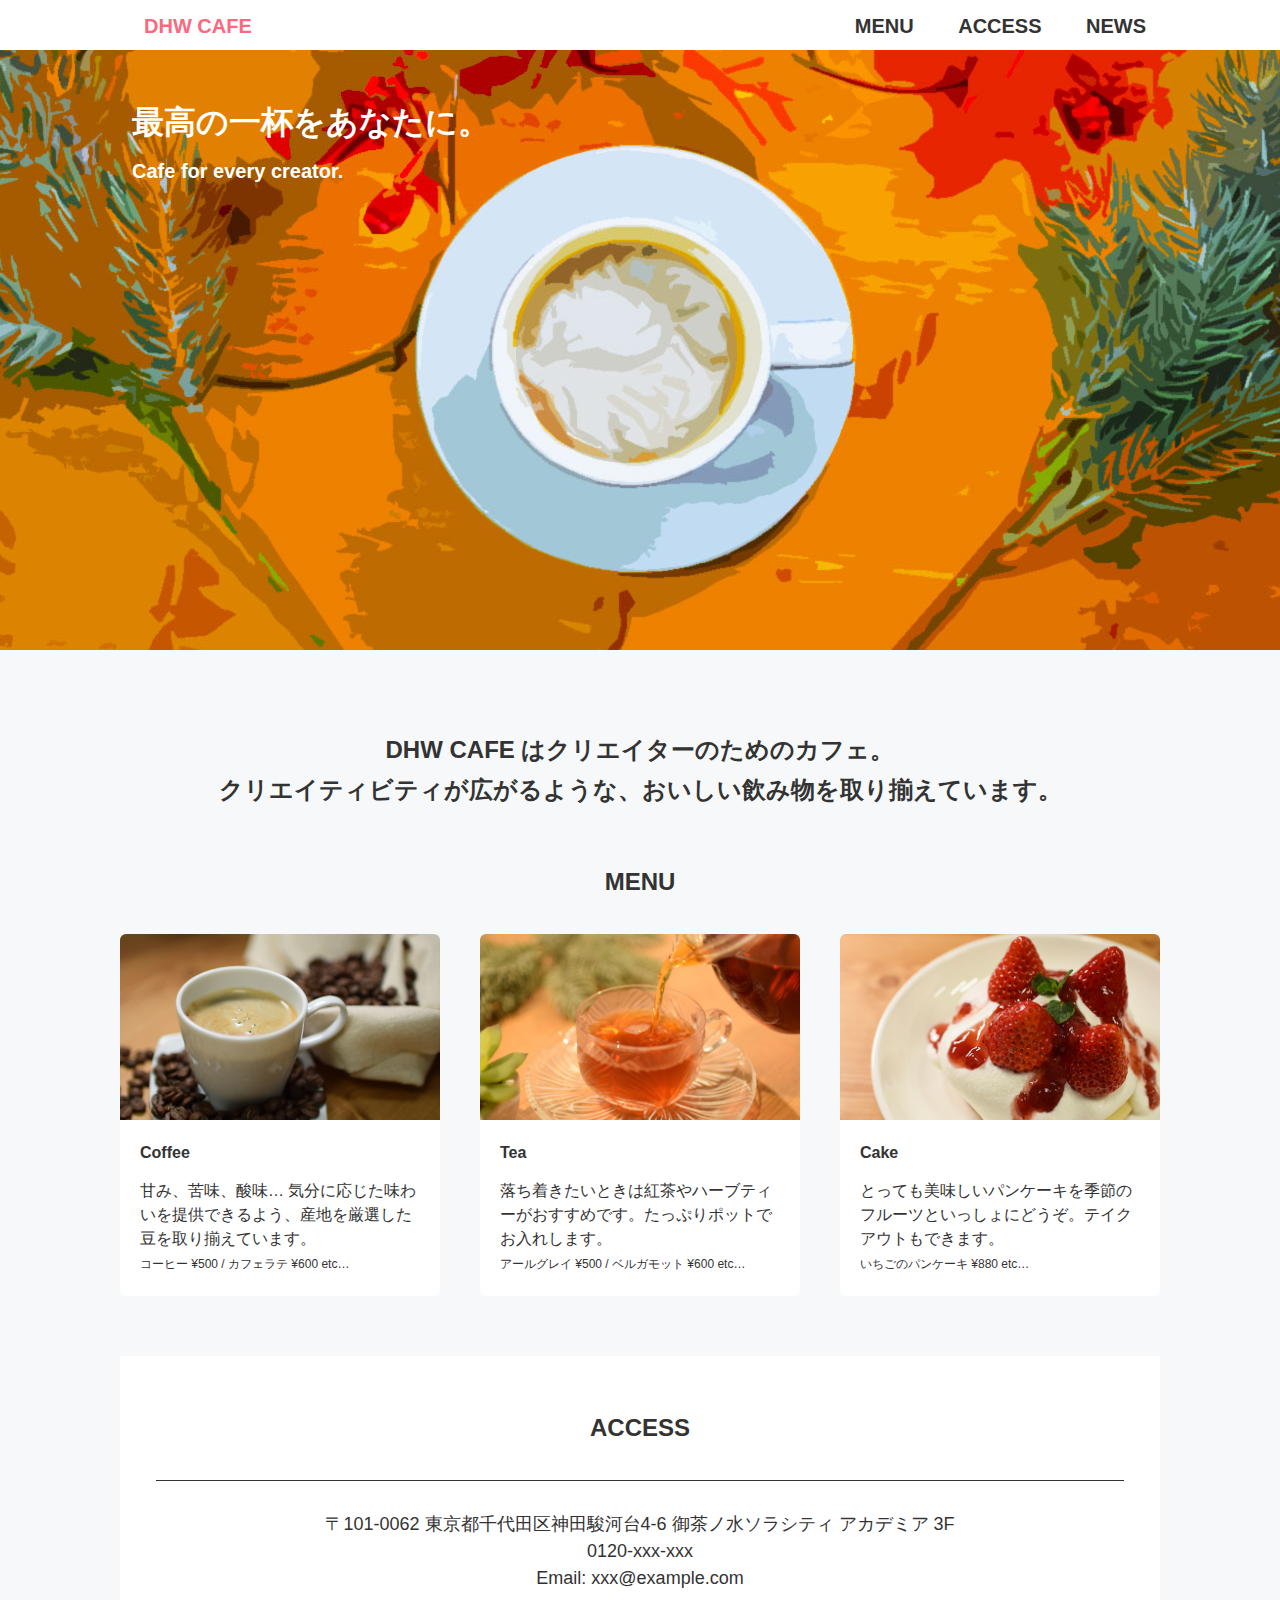
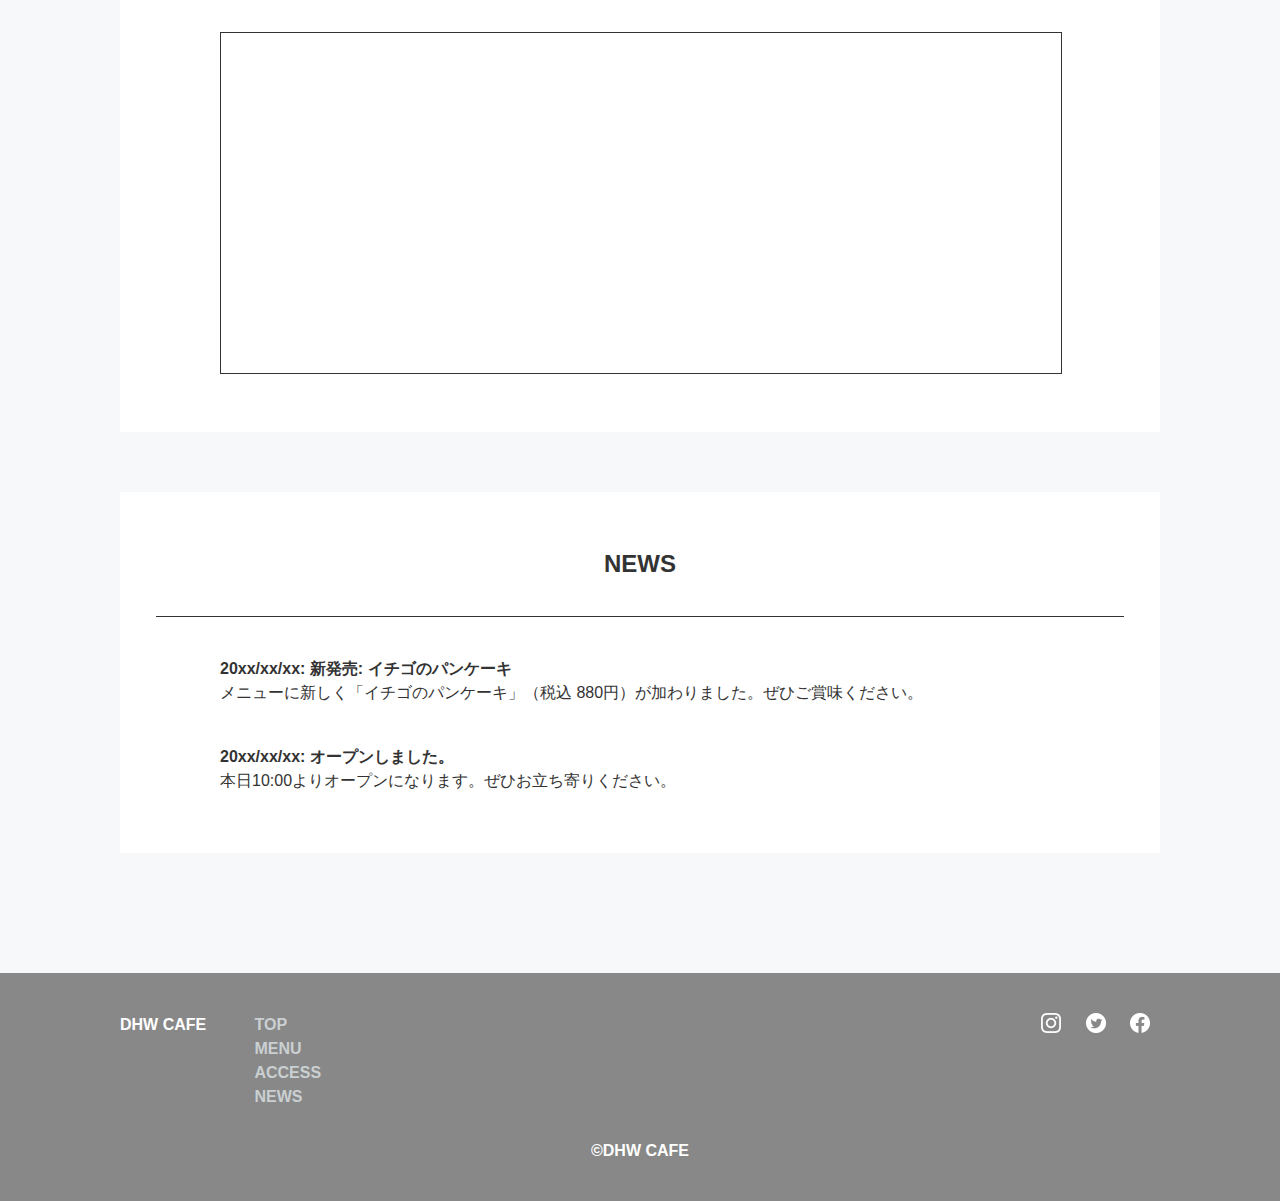
<file: cafe_site/index.html>
<!doctype html>
<html lang="ja">
<head>
<meta charset="UTF-8">
<meta name = "viewport" content = "width = device-width, initial-scale=1, user-scalable=yes">
  
<meta name="description" content="DHW CAFE はクリエイターのためのカフェ。クリエイティビティが広がるような、おいしい飲み物を取り揃えています。">
<!-- https://ogp.me/ -->
<meta property="og:title" content="クリエイターのための「DHW CAFE」"/>
<meta property="og:site_name" content="DHW CAFE">
<meta property="og:type" content="website">
<meta property="og:locale" content="ja-JP">
<meta property="og:image" content="assets/images/common/ogp.jpg"> <!-- 1200*630px以上が推奨 -->
<meta property="og:description" content="DHW CAFE はクリエイターのためのカフェ。クリエイティビティが広がるような、おいしい飲み物を取り揃えています。"/>
<!-- https://developer.twitter.com/ja/docs/tweets/optimize-with-cards/guides/getting-started -->
<meta name="twitter:card" content="summary" />

<title>DHW CAFE</title>
<link rel="stylesheet" href="assets/css/reset.css">
<link rel="stylesheet" href="assets/css/common.css">
<link rel="stylesheet" href="assets/css/top.css">
<link href="assets/images/common/favicon.ico" rel="icon" type="image/x-icon" />
<link rel="apple-touch-icon" href="assets/images/common/apple-touch-icon.png">
</head>

<body>
<header class="header">
  <h1 id="top">DHW CAFE</h1>
  <div id="nav-drawer">
    <input id="nav-input" class="none" type="checkbox">
    <label id="nav-open" for="nav-input"><span></span></label>
    <label id="nav-close" class="none" for="nav-input"><span></span></label>
    
    <nav id="nav-content" class="header__navigation">
      <div class="nav-drawer__title none">DHW CAFE</div>
      <ul>
        <li><a class="nav-drawer__link-top none" href="#top">TOP</a></li>
        <li><a href="#menu">MENU</a></li>
        <li><a href="#access">ACCESS</a></li>
        <li><a href="#news">NEWS</a></li>
      </ul>
    </nav>
  </div>
</header>
<main class="main">
  <section class="section-top">
    <div class="section-top__image">
      <h2>最高の一杯をあなたに。</h2>
      <div class="section-top__image-message">Cafe for every creator.</div>
    </div>
    <div class="section-top__lead">
      <p>DHW CAFE はクリエイターのためのカフェ。<br>
        クリエイティビティが広がるような、おいしい飲み物を取り揃えています。</p>
    </div>
  </section>
  <section class="section-menu">
    <h2 id="menu">MENU</h2>
    <ul>
      <li> <img class="section-menu__item-picture" src="assets/images/top/menu_coffee.jpg" alt="Coffee">
        <h3 class="section-menu__item-title">Coffee</h3>
        <p class="section-menu__item-description"> 甘み、苦味、酸味… 気分に応じた味わいを提供できるよう、産地を厳選した豆を取り揃えています。<br>
          <span>コーヒー ¥500 / カフェラテ ¥600 etc…</span> </p>
      </li><!--
      --><li> <img class="section-menu__item-picture" src="assets/images/top/menu_tea.jpg" alt="Tea">
        <h3 class="section-menu__item-title">Tea</h3>
        <p class="section-menu__item-description"> 落ち着きたいときは紅茶やハーブティーがおすすめです。たっぷりポットでお入れします。<br>
          <span>アールグレイ ¥500 / ベルガモット ¥600 etc…</span> </p>
      </li><!--
      --><li> <img class="section-menu__item-picture" src="assets/images/top/menu_cake.jpg" alt="Cake">
        <h3 class="section-menu__item-title">Cake</h3>
        <p class="section-menu__item-description"> とっても美味しいパンケーキを季節のフルーツといっしょにどうぞ。テイクアウトもできます。<br>
          <span>いちごのパンケーキ ¥880 etc…</span> </p>
      </li>
    </ul>
  </section>
  <section class="section-access">
    <h2 id="access">ACCESS</h2>
    <address>
    〒101-0062 東京都千代田区神田駿河台4-6<span class="section-access__break"></span> 御茶ノ水ソラシティ アカデミア 3F <br>
    0120-xxx-xxx <br>
    Email:  xxx@example.com
    </address>
    <div class="section-access__map">
      <iframe src="https://www.google.com/maps/embed?pb=!1m18!1m12!1m3!1d3240.1225877747975!2d139.76432815046658!3d35.69860083009304!2m3!1f0!2f0!3f0!3m2!1i1024!2i768!4f13.1!3m3!1m2!1s0x60188c1d6fb43a83%3A0x4309d3ce448a7a27!2z44OH44K444K_44Or44OP44Oq44Km44OD44OJ5aSn5a2m!5e0!3m2!1sja!2sjp!4v1608721468523!5m2!1sja!2sjp" allowfullscreen="" aria-hidden="false" tabindex="0"></iframe>
    </div>
  </section>
  <section class="section-news">
    <h2 id="news">NEWS</h2>
    <ol>
      <li>
        <time datetime="2001-01-01">20xx/xx/xx</time>
        <h3>新発売: イチゴのパンケーキ</h3>
        <p>メニューに新しく「イチゴのパンケーキ」（税込 880円）が加わりました。ぜひご賞味ください。</p>
      </li>
      <li>
        <time datetime="2001-01-01">20xx/xx/xx</time>
        <h3>オープンしました。</h3>
        <p>本日10:00よりオープンになります。ぜひお立ち寄りください。</p>
      </li>
    </ol>
  </section>
</main>
<footer class="footer">
  <div class="footer__container">
    <nav class="footer__site-map">
      <h2>DHW CAFE</h2>
      <ul>
        <li><a href="#top">TOP</a></li>
        <li><a href="#menu">MENU</a></li>
        <li><a href="#access">ACCESS</a></li>
        <li><a href="#news">NEWS</a></li>
      </ul>
    </nav>
    <div class="footer__sns_links">
      <ul>
        <li><img src="assets/images/common/instagram.png" alt="instagram icon"></li>
        <li><img src="assets/images/common/twitter.png" alt="twitter icon"></li>
        <li><img src="assets/images/common/facebook.png" alt="facebook icon"></li>
      </ul>
    </div>
    <small>©︎DHW CAFE</small></div>
</footer>
</body>
</html>
</file>
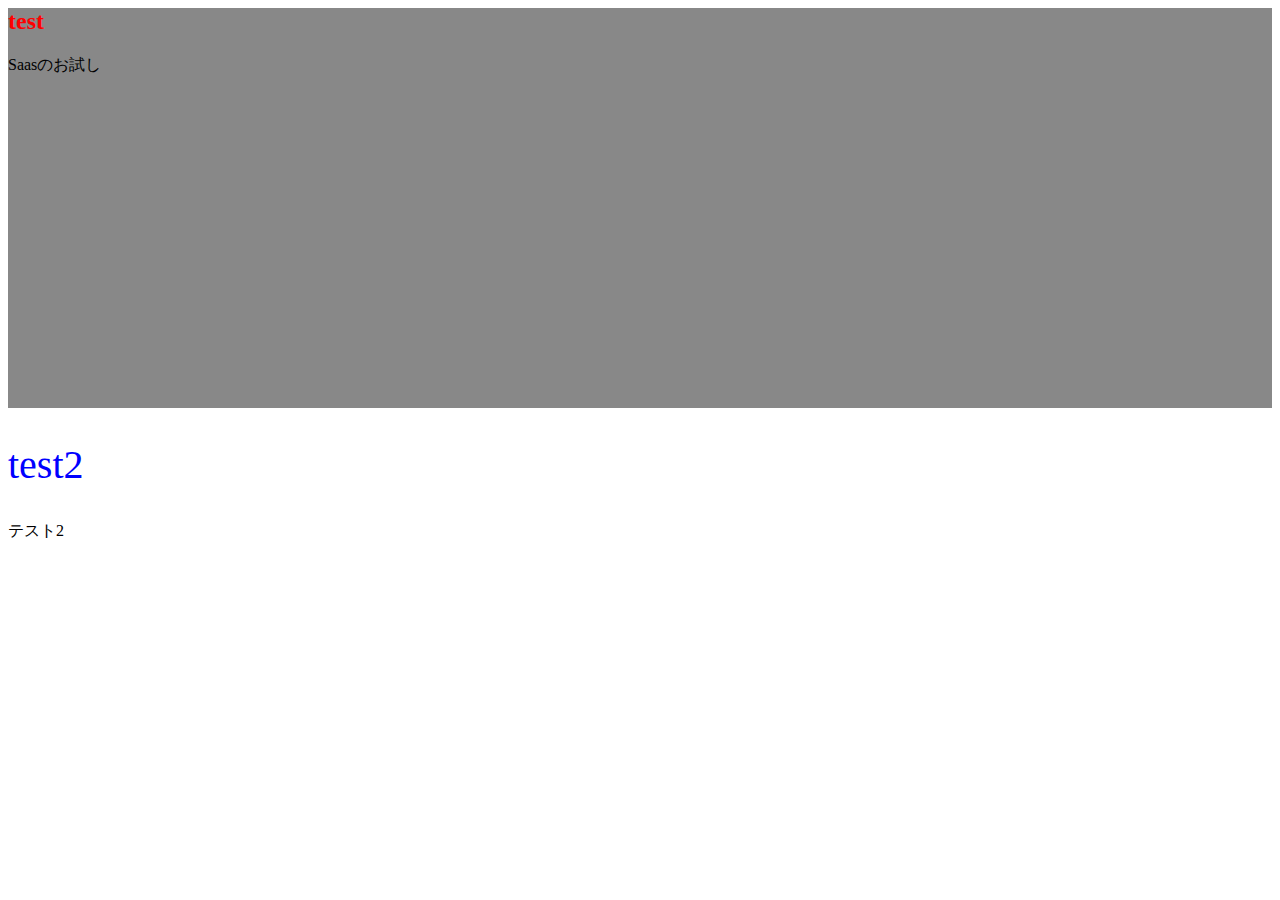
<file: scss/index.html>
<html>

<head>
    <meta charset="UTF-8">
    <title>無題のドキュメント</title>
    <link rel="stylesheet" href="css/style.css">
</head>

<body>
    <main>
        <section class="section-top">
            <h2>test</h2>
            <p>Saasのお試し</p>
        </section>
        <section class="section-news">
            <h2 class="section-news__title">test2</h2>
            <p>テスト2</p>
        </section>
    </main>
</body>

</html>
</file>
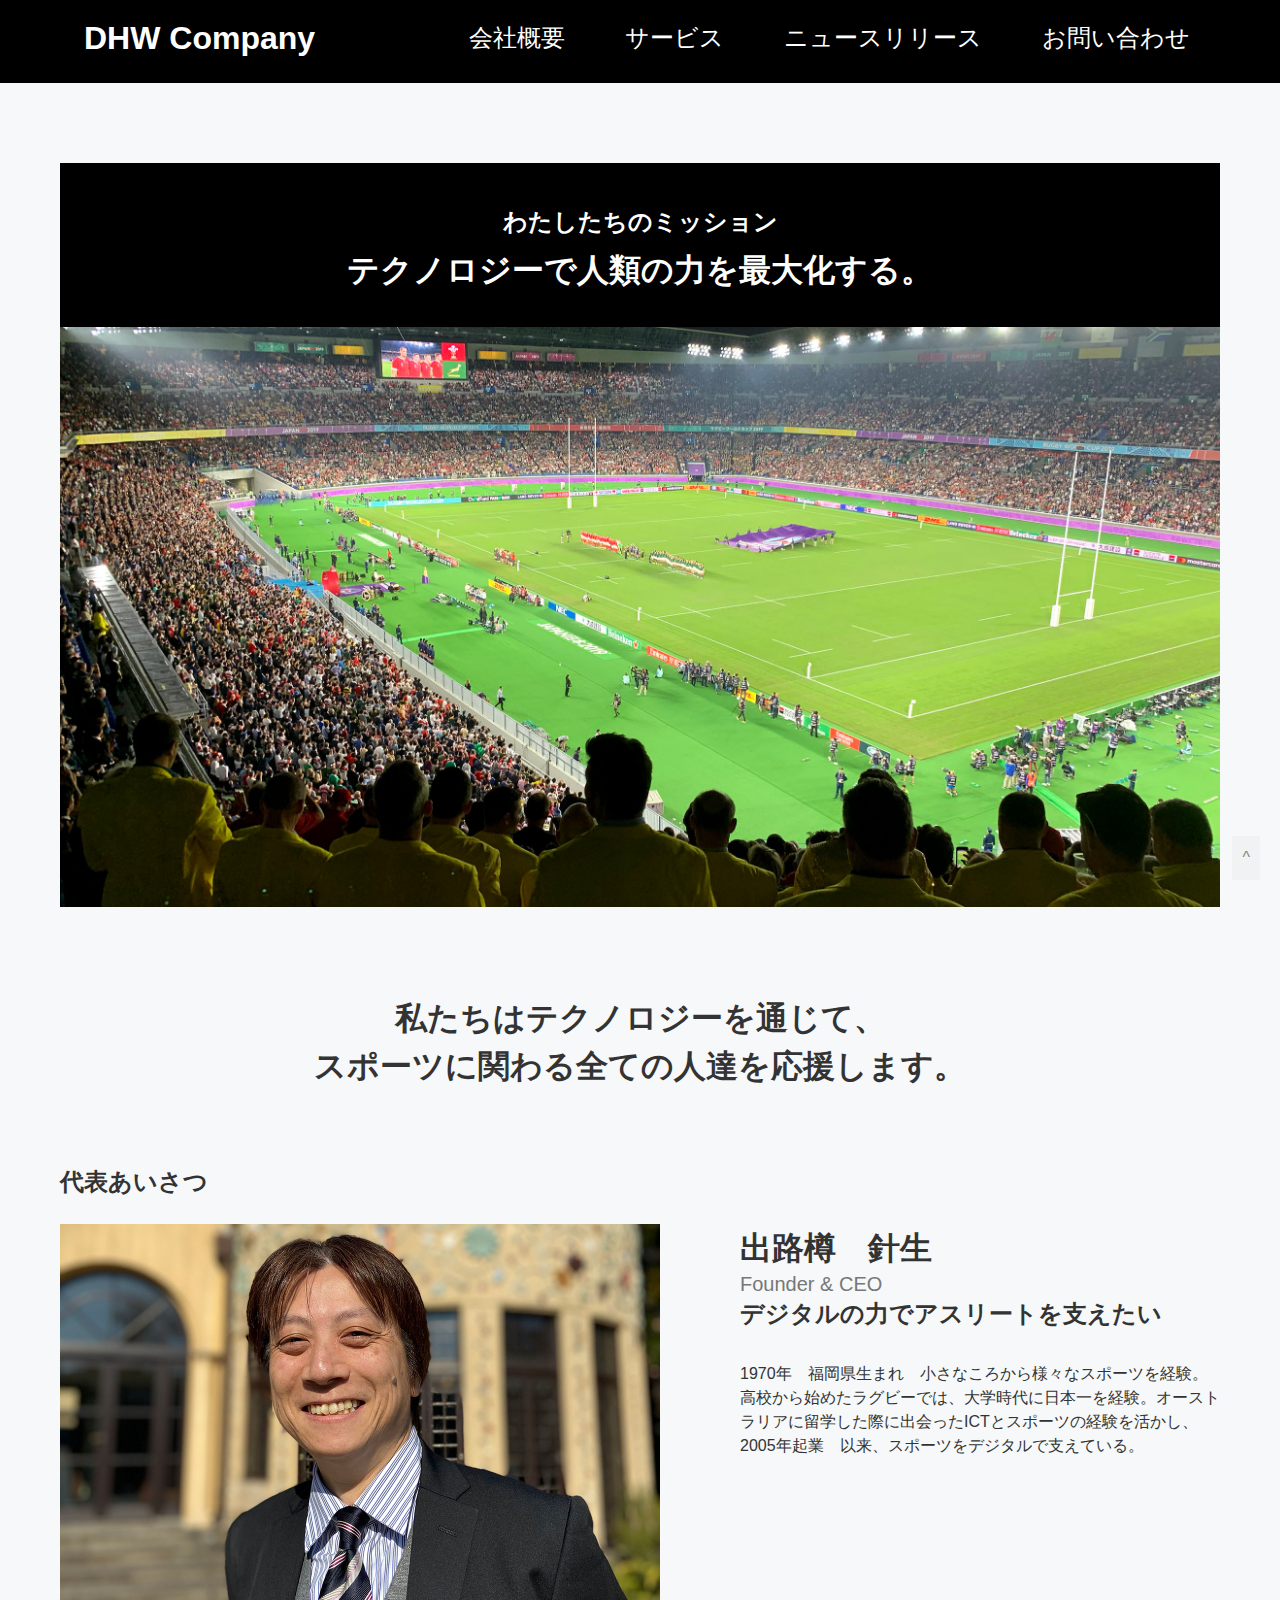
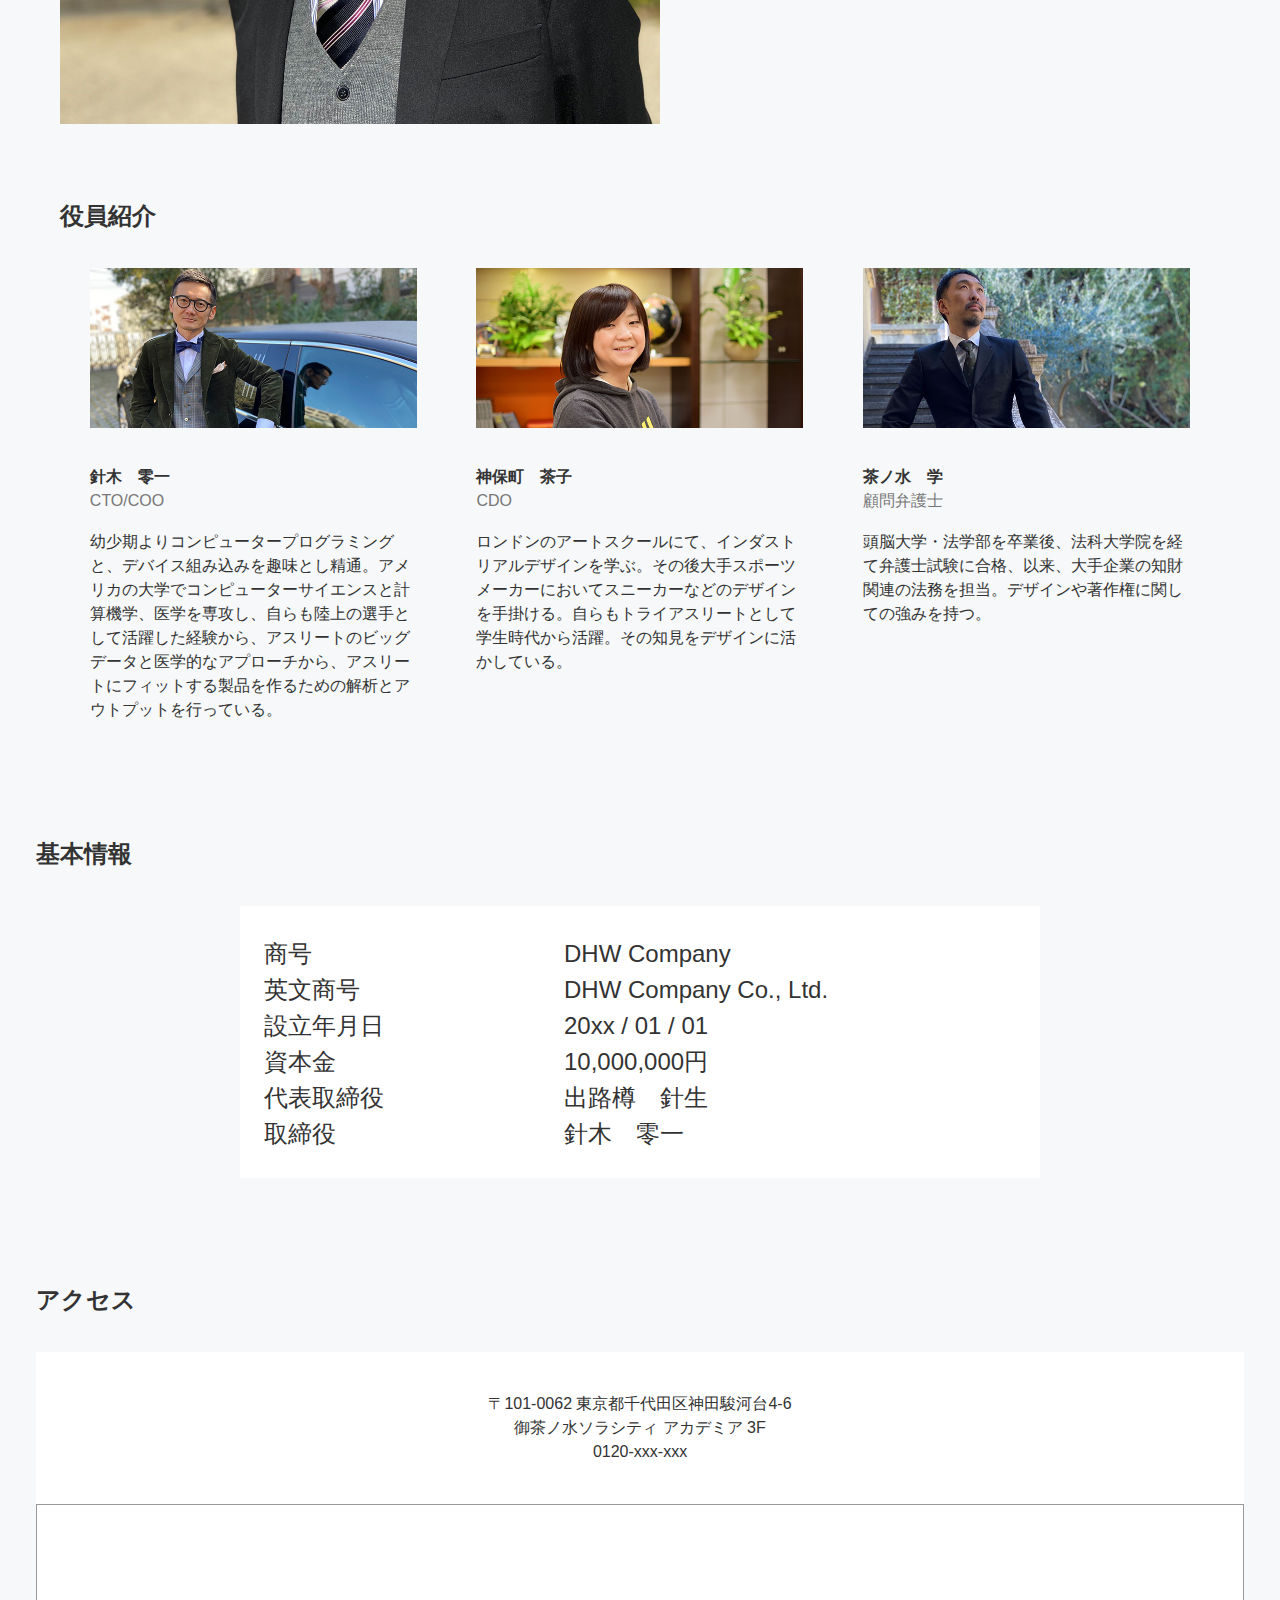
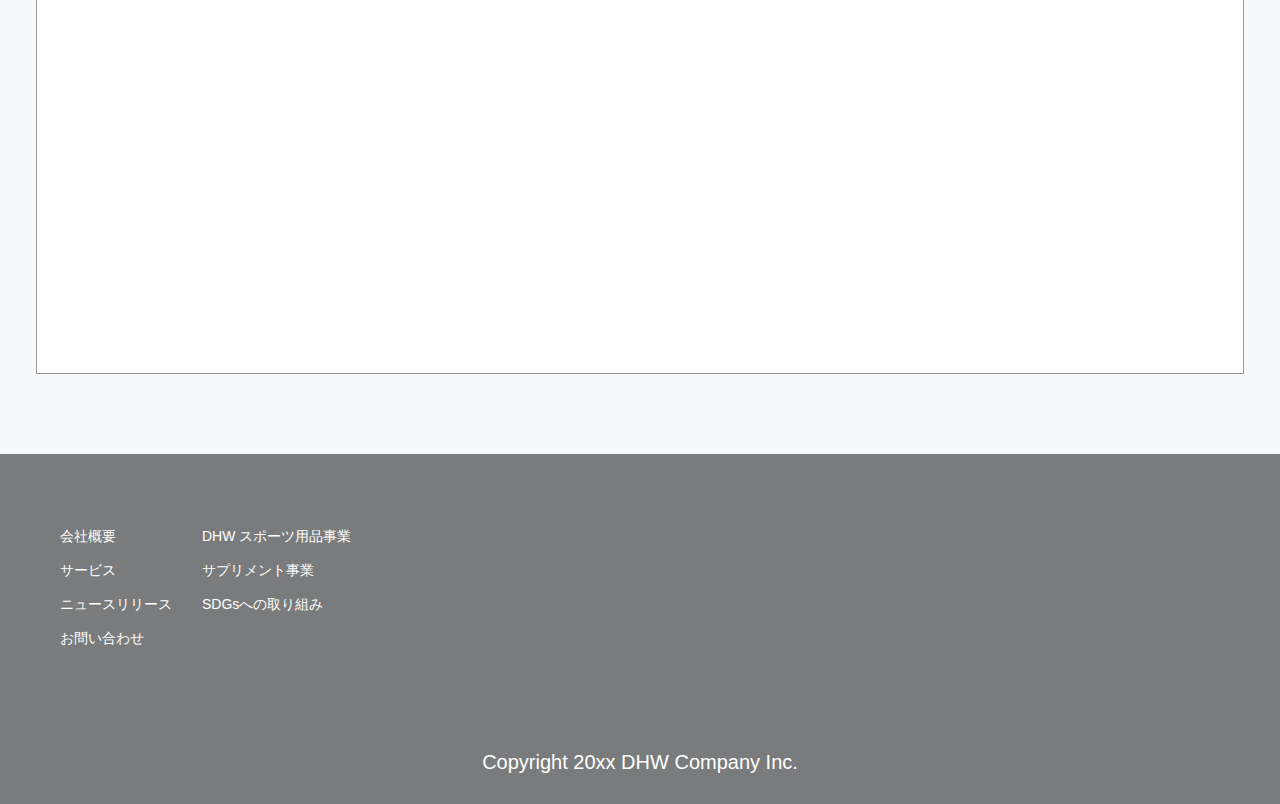
<file: corporate_site/about.html>
<!doctype html>
<html lang="ja">

<head>
  <meta charset="UTF-8">
  <meta name="viewport" content="width = device-width, initial-scale=1, user-scalable=yes">
  <title>DHW Company</title>
  <meta name="description" content="スポーツは楽しい！ DHW Company は、テクノロジーを通じて、スポーツに関わる全ての人達を応援します。">
  <!-- 今回は指定しない -->
  <!-- <meta property="og:url" content=""> -->
  <meta property="og:title" content="DHW Company" />
  <meta property="og:site_name" content="DHW Company">
  <meta property="og:type" content="website">
  <meta property="og:locale" content="ja-JP">
  <meta property="og:image" content="assets/images/common/ogp.jpg">
  <meta property="og:description" content="スポーツは楽しい！ DHW Company は、テクノロジーを通じて、スポーツに関わる全ての人達を応援します。" />
  <meta name="twitter:card" content="summary" />
  <!-- 今回は指定しない -->
  <!-- <meta name="twitter:title" content="" />
  <meta name="twitter:description" content="" />
  <meta name="twitter:image" content="" /> -->
  <link rel="stylesheet" href="assets/css/reset.css">
  <link rel="stylesheet" href="assets/css/common.css">
  <link rel="stylesheet" href="assets/css/about.css">

  <link href="assets/images/common/favicon.ico" rel="icon" type="image/x-icon" />
  <link rel="apple-touch-icon" href="assets/images/common/apple-touch-icon.png">

</head>

<body>
  <header class="header">
    <div class="header-content-wrapper">
      <!-- /：TOPページ表記 -->
      <h1><a href="index.html">DHW Company</a></h1>
      <!-- ハンバーガーボタン -->
      <div id="open-button" class="open-button"><span></span></div>
      <nav>
        <!-- 閉じるボタン -->
        <div id="close-button" class="close-button">x</div>
        <ul>
          <li><a href="about.html">会社概要</a></li>
          <li><a href="service.html">サービス</a></li>
          <li><a href="news_list.html">ニュースリリース</a></li>
          <li><a href="inquiry.html">お問い合わせ</a></li>
        </ul>
      </nav>
    </div>
  </header>
  <main class="main">
    <section class="section-top">
      <h2>わたしたちのミッション<br>
        <span>テクノロジーで人類の力を最大化する。</span>
      </h2>
      <img class="section-top__main-image" src="assets/images/about/top_image.jpg" alt="ミッションイメージ">
      <p class="section-top__message">私たちはテクノロジーを通じて、<br>
        スポーツに関わる全ての人達を応援します。</p>
    </section>
    <section class="section-ceo">
      <h2>代表あいさつ</h2>
      <div class="section-ceo__body">
        <div class="section-ceo__body-image">
          <img class="section-ceo__photo" src="assets/images/about/human001.jpg" alt="出路樽　針生">
        </div>
        <div class="section-ceo__body-text">
          <h3>出路樽　針生</h3>
          <div class="section-ceo__position">Founder & CEO</div>
          <h4>デジタルの力でアスリートを支えたい</h4>
          <p>
            1970年　福岡県生まれ　小さなころから様々なスポーツを経験。高校から始めたラグビーでは、大学時代に日本一を経験。オーストラリアに留学した際に出会ったICTとスポーツの経験を活かし、2005年起業　以来、スポーツをデジタルで支えている。
          </p>
        </div>
      </div>
    </section>
    <section class="section-representatives">
      <h2>役員紹介</h2>
      <ul>
        <li>
          <img src="assets/images/about/human002.jpg" alt="針木　零一">
          <h3>針木　零一</h3>
          <div class="section-representatives__position">CTO/COO</div>
          <p>
            幼少期よりコンピュータープログラミングと、デバイス組み込みを趣味とし精通。アメリカの大学でコンピューターサイエンスと計算機学、医学を専攻し、自らも陸上の選手として活躍した経験から、アスリートのビッグデータと医学的なアプローチから、アスリートにフィットする製品を作るための解析とアウトプットを行っている。
          </p>
        </li>
        <li>
          <img src="assets/images/about/human004.jpg" alt="神保町　茶子">
          <h3>神保町　茶子</h3>
          <div class="section-representatives__position">CDO</div>
          <p>ロンドンのアートスクールにて、インダストリアルデザインを学ぶ。その後大手スポーツメーカーにおいてスニーカーなどのデザインを手掛ける。自らもトライアスリートとして学生時代から活躍。その知見をデザインに活かしている。
          </p>
        </li>
        <li>
          <img src="assets/images/about/human003.jpg" alt="茶ノ水　学">
          <h3>茶ノ水　学</h3>
          <div class="section-representatives__position">顧問弁護士</div>
          <p>頭脳大学・法学部を卒業後、法科大学院を経て弁護士試験に合格、以来、大手企業の知財関連の法務を担当。デザインや著作権に関しての強みを持つ。</p>
        </li>
      </ul>
    </section>
    <section class="section-infomation">
      <h2>基本情報</h2>
      <table>
        <tr>
          <th>商号</th>
          <td>DHW Company</td>
        </tr>
        <tr>
          <th>英文商号</th>
          <td>DHW Company Co., Ltd.</td>
        </tr>
        <tr>
          <th>設立年月日</th>
          <td>20xx / 01 / 01</td>
        </tr>
        <tr>
          <th>資本金</th>
          <td>10,000,000円</td>
        </tr>
        <tr>
          <th>代表取締役</th>
          <td>出路樽　針生</td>
        </tr>
        <tr>
          <th>取締役</th>
          <td>針木　零一</td>
        </tr>
      </table>
    </section>
    <section class="section-access">
      <h2>アクセス</h2>
      <div class="section-access__address">
        <address>
          〒101-0062 東京都千代田区神田駿河台4-6<br>
          御茶ノ水ソラシティ アカデミア 3F<br>
          0120-xxx-xxx
        </address>
        <iframe class="section-access__map"
          src="https://www.google.com/maps/embed?pb=!1m18!1m12!1m3!1d148645.7693614541!2d139.6397728590148!3d35.588116585641416!2m3!1f0!2f0!3f0!3m2!1i1024!2i768!4f13.1!3m3!1m2!1s0x60188c1d6fb43a83%3A0x4309d3ce448a7a27!2z44OH44K444K_44Or44OP44Oq44Km44OD44OJ5aSn5a2m!5e0!3m2!1sja!2sjp!4v1610113884415!5m2!1sja!2sjp"
          allowfullscreen=""></iframe>
      </div>
    </section>
  </main>
  <footer class="footer">
    <div class="footer-content-wrapper">
      <nav class="site-map">
        <ul class="site-map__main-links">
          <li><a href="about.html">会社概要</a></li>
          <li><a href="service.html">サービス</a></li>
          <li><a href="news_list.html">ニュースリリース</a></li>
          <li><a href="inquiry.html">お問い合わせ</a></li>
        </ul>
        <ul class="site-map__service-links">
          <li><a href="">DHW スポーツ用品事業</a></li>
          <li><a href="">サプリメント事業</a></li>
          <li><a href="">SDGsへの取り組み</a>
          </li>
        </ul>
      </nav>
      <small class="footer__copyright">Copyright 20xx DHW Company Inc.</small>
    </div>
  </footer>
  <!-- TOPボタン -->
  <p id="scroll-top"><a href="#">^</a></p>
  <!-- JQueryの読み込み -->
  <script src="https://code.jquery.com/jquery-3.4.1.min.js"
    integrity="sha256-CSXorXvZcTkaix6Yvo6HppcZGetbYMGWSFlBw8HfCJo=" crossorigin="anonymous"></script>

  <!-- jsファイルの読み込み -->
  <script src="assets/js/common.js"></script>
</body>

</html>
</file>
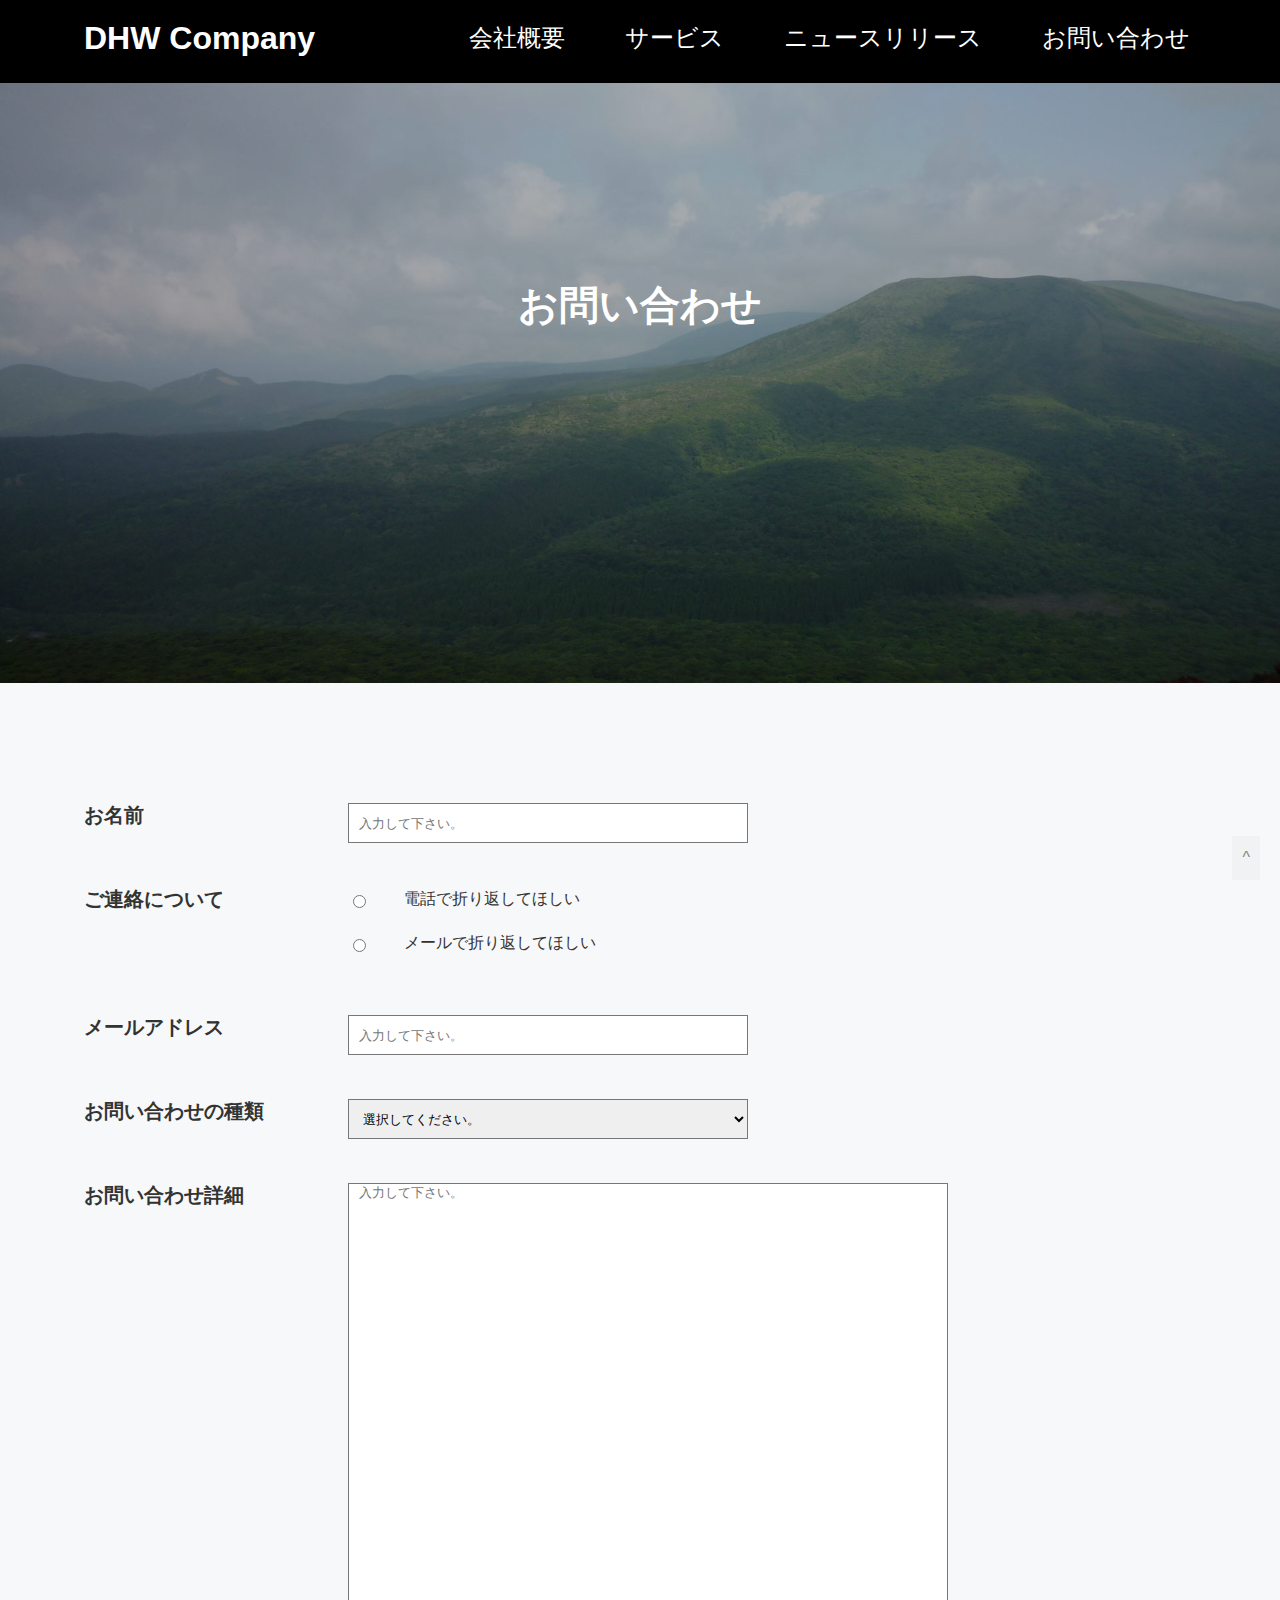
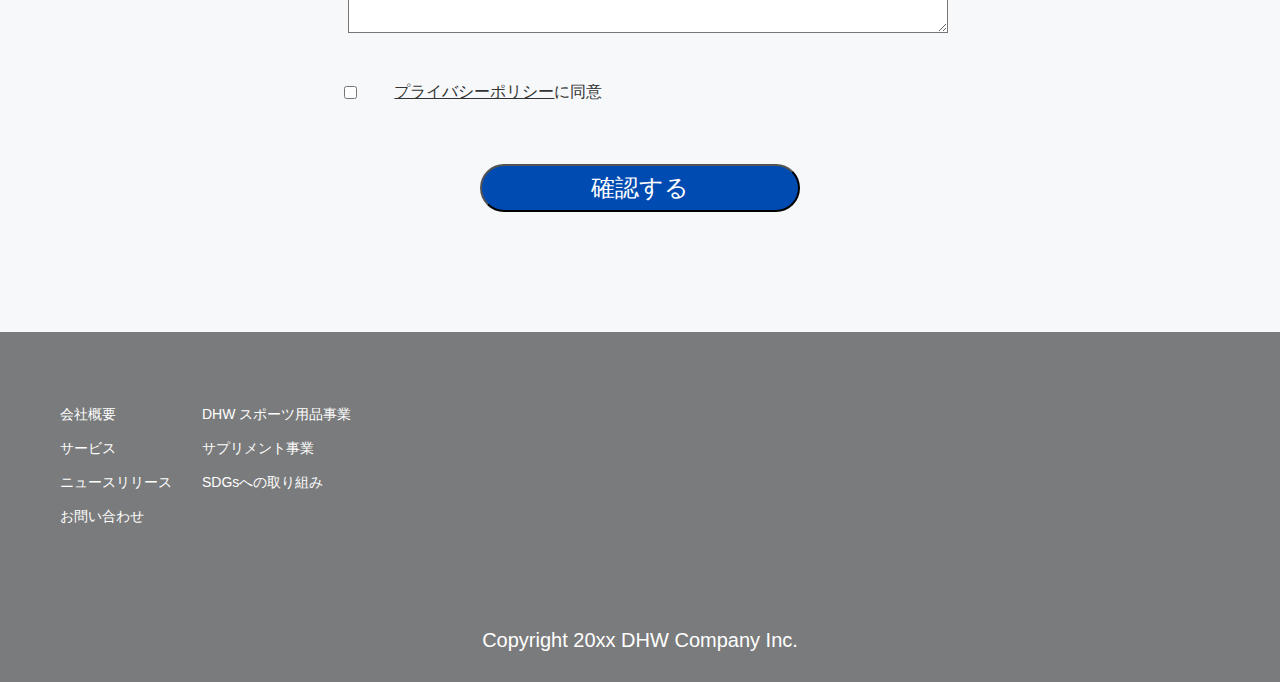
<file: corporate_site/inquiry.html>
<!doctype html>
<html lang="ja">

<head>
  <meta charset="UTF-8">
  <meta name="viewport" content="width = device-width, initial-scale=1, user-scalable=yes">
  <title>DHW Company</title>
  <meta name="description" content="スポーツは楽しい！ DHW Company は、テクノロジーを通じて、スポーツに関わる全ての人達を応援します。">
  <!-- 今回は指定しない -->
  <!-- <meta property="og:url" content=""> -->
  <meta property="og:title" content="DHW Company" />
  <meta property="og:site_name" content="DHW Company">
  <meta property="og:type" content="website">
  <meta property="og:locale" content="ja-JP">
  <meta property="og:image" content="assets/images/common/ogp.jpg">
  <meta property="og:description" content="スポーツは楽しい！ DHW Company は、テクノロジーを通じて、スポーツに関わる全ての人達を応援します。" />
  <meta name="twitter:card" content="summary" />
  <!-- 今回は指定しない -->
  <!-- <meta name="twitter:title" content="" />
  <meta name="twitter:description" content="" />
  <meta name="twitter:image" content="" /> -->
  <link rel="stylesheet" href="assets/css/reset.css">
  <link rel="stylesheet" href="assets/css/common.css">
  <link rel="stylesheet" href="assets/css/inquiry.css">

  <link href="assets/images/common/favicon.ico" rel="icon" type="image/x-icon" />
  <link rel="apple-touch-icon" href="assets/images/common/apple-touch-icon.png">

</head>

<body>
  <header class="header">
    <div class="header-content-wrapper">
      <!-- /：TOPページ表記 -->
      <h1><a href="index.html">DHW Company</a></h1>
      <!-- ハンバーガーボタン -->
      <div id="open-button" class="open-button"><span></span></div>
      <nav>
        <!-- 閉じるボタン -->
        <div id="close-button" class="close-button">x</div>
        <ul>
          <li><a href="about.html">会社概要</a></li>
          <li><a href="service.html">サービス</a></li>
          <li><a href="news_list.html">ニュースリリース</a></li>
          <li><a href="inquiry.html">お問い合わせ</a></li>
        </ul>
      </nav>
    </div>
  </header>
  <main class="main">
    <section class="section-top">
      <div class="section-top__image">
        <div class="section-top__image-filter">
          <h2>お問い合わせ</h2>
        </div>
      </div>
    </section>
    <!-- action:どのページにデータを送るか -->
    <form class="inquiry-form" action="inquiry.html">
      <p>
        <!-- forを指定することでlabelを選択すると紐づくidのinputが入力モードになる -->
        <label for="form_name">お名前</label>
        <input id="form_name" type="text" placeholder="入力して下さい。">
      </p>
      <p>
        <label for="">ご連絡について</label>
        <!-- 段落(p)タグの中には基本的にdivタグは使用しない、css側でinline-block指定しているからdivが不適切 -->
        <span class="inquiry-form__contact-method">
          <!-- nameを同じ値にあえてすることで、片方しか選べなくする -->
          <input id="form_reply_method_1" type="radio" name="form_reply_method">
          <label class="small-label" for="form_reply_method_1">電話で折り返してほしい</label><br>
          <input id="form_reply_method_2" type="radio" name="form_reply_method">
          <label class="small-label" for="form_reply_method_2">メールで折り返してほしい</label>
        </span>
      </p>
      <p>
        <label for="form_email">メールアドレス</label>
        <input id="form_email" type="email" placeholder="入力して下さい。">
      </p>
      <p>
        <label for="">お問い合わせの種類</label>
        <select id="form_inquiry_kind">
          <option value="">選択してください。</option>
          <option value="">サービスに関するお問い合わせ。</option>
          <option value="">その他のお問い合わせ。</option>
        </select>
      </p>
      <p>
        <label for="">お問い合わせ詳細</label>
        <textarea id="form_inquiry_detail" placeholder="入力して下さい。"></textarea>
      </p>
      <p>
        <input class="inquiry-form__privacy" id="form_privacy" type="checkbox">
        <label class="small-label" for="form_privacy"><a class="inquiry-form__privacy-link"
            href="">プライバシーポリシー</a>に同意</label>
      </p>
      <input class="inquiry_form__submit" type="submit" value="確認する">
    </form>
  </main>
  <footer class="footer">
    <div class="footer-content-wrapper">
      <nav class="site-map">
        <ul class="site-map__main-links">
          <li><a href="about.html">会社概要</a></li>
          <li><a href="service.html">サービス</a></li>
          <li><a href="news_list.html">ニュースリリース</a></li>
          <li><a href="inquiry.html">お問い合わせ</a></li>
        </ul>
        <ul class="site-map__service-links">
          <li><a href="">DHW スポーツ用品事業</a></li>
          <li><a href="">サプリメント事業</a></li>
          <li><a href="">SDGsへの取り組み</a>
          </li>
        </ul>
      </nav>
      <small class="footer__copyright">Copyright 20xx DHW Company Inc.</small>
    </div>
  </footer>
  <!-- TOPボタン -->
  <p id="scroll-top"><a href="#">^</a></p>
  <!-- JQueryの読み込み -->
  <script src="https://code.jquery.com/jquery-3.4.1.min.js"
    integrity="sha256-CSXorXvZcTkaix6Yvo6HppcZGetbYMGWSFlBw8HfCJo=" crossorigin="anonymous"></script>

  <!-- jsファイルの読み込み -->
  <script src="assets/js/common.js"></script>
</body>

</html>
</file>
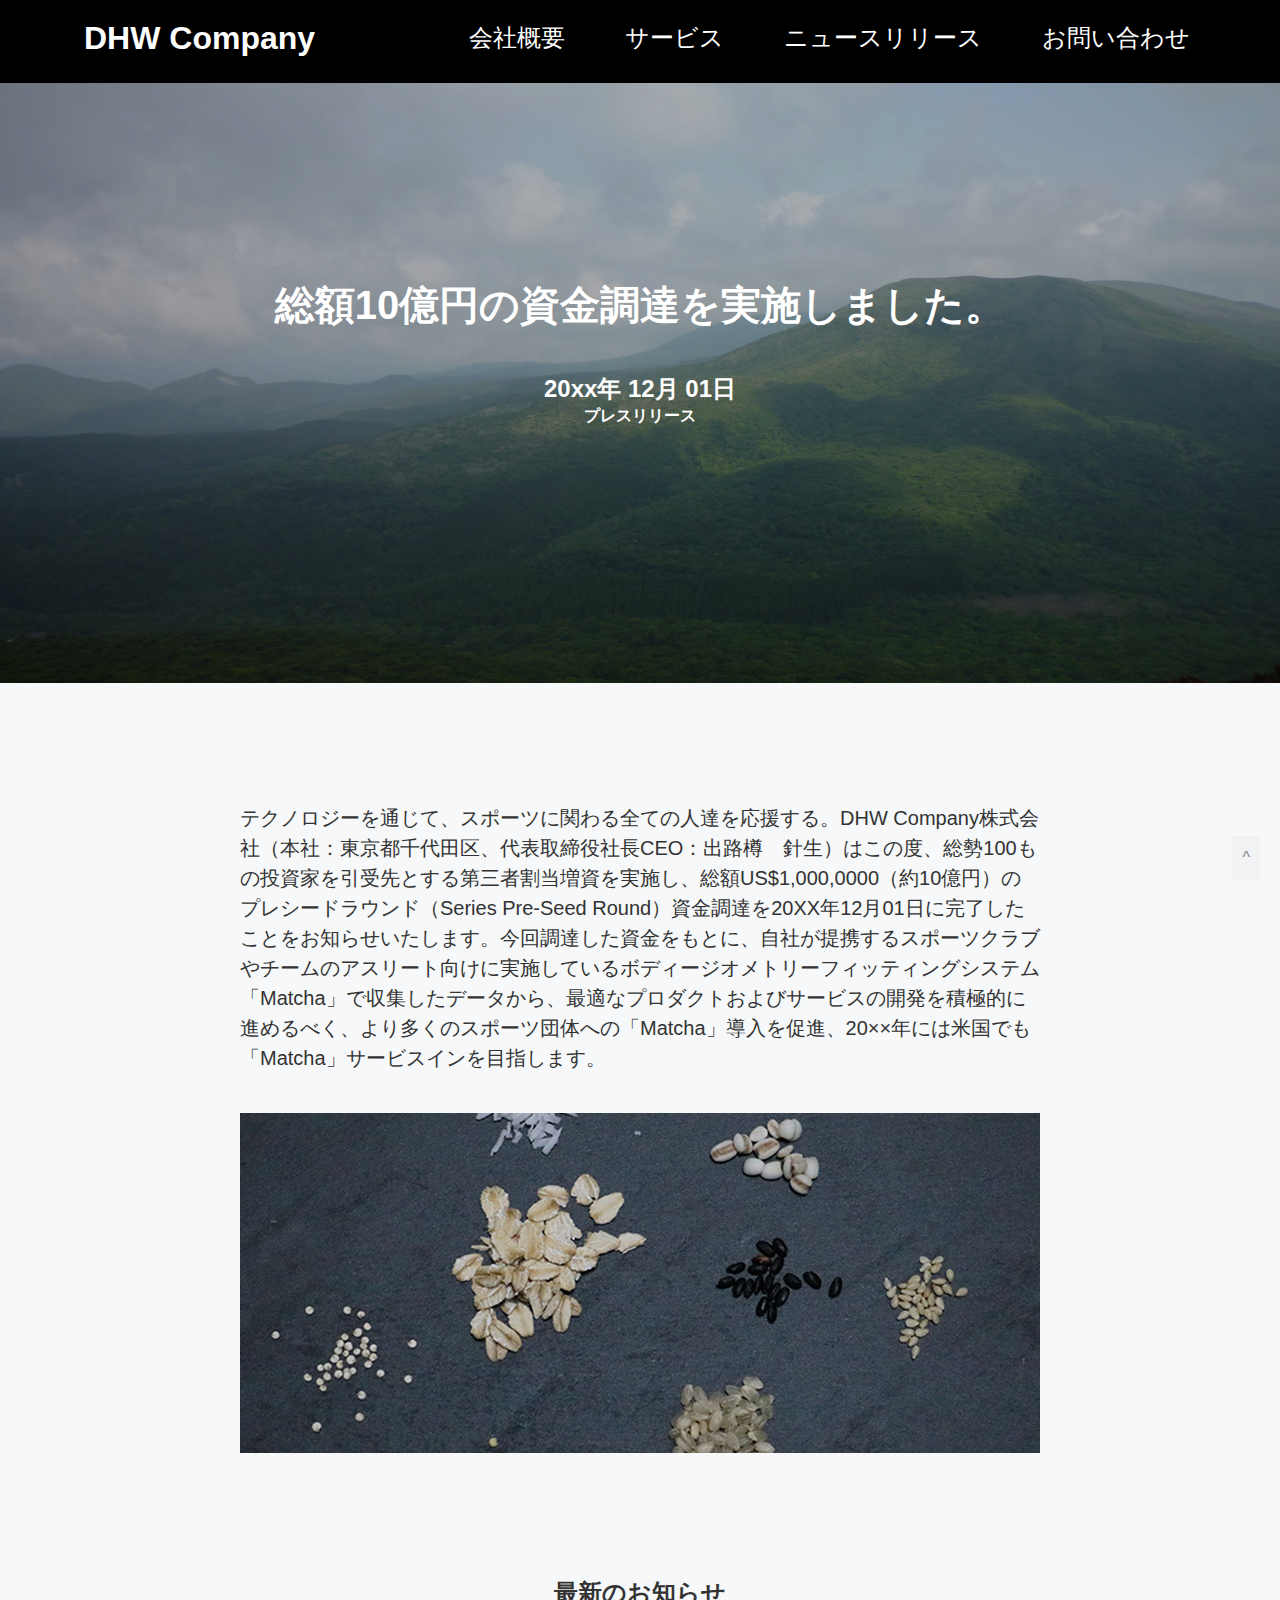
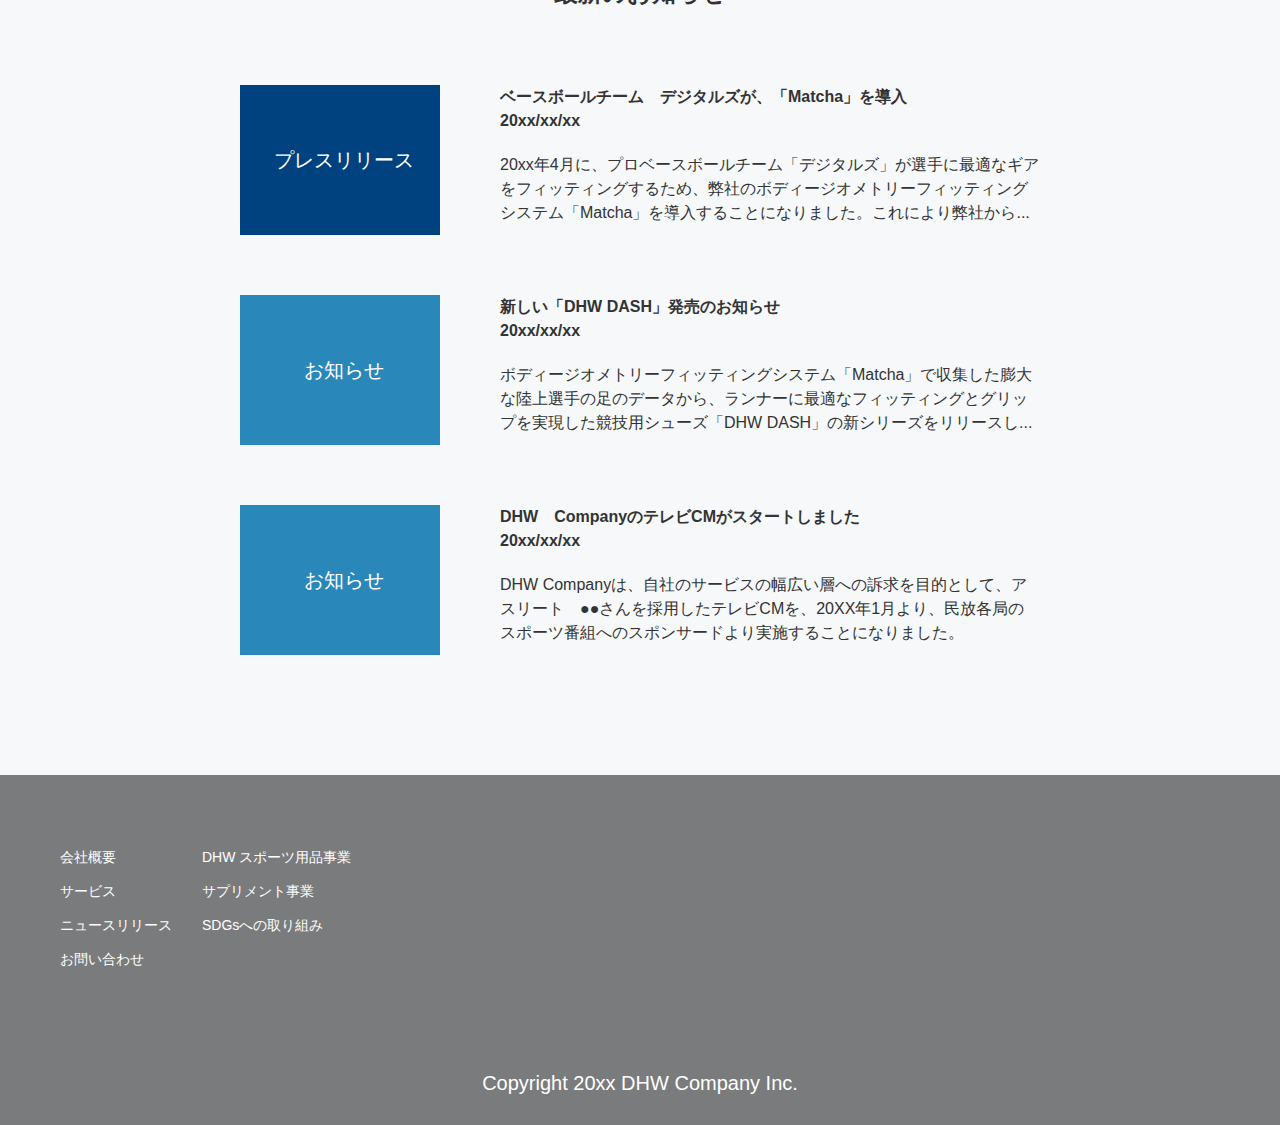
<file: corporate_site/news.html>
<!doctype html>
<html lang="ja">

<head>
  <meta charset="UTF-8">
  <meta name="viewport" content="width = device-width, initial-scale=1, user-scalable=yes">
  <title>DHW Company</title>
  <meta name="description" content="スポーツは楽しい！ DHW Company は、テクノロジーを通じて、スポーツに関わる全ての人達を応援します。">
  <!-- 今回は指定しない -->
  <!-- <meta property="og:url" content=""> -->
  <meta property="og:title" content="DHW Company" />
  <meta property="og:site_name" content="DHW Company">
  <meta property="og:type" content="website">
  <meta property="og:locale" content="ja-JP">
  <meta property="og:image" content="assets/images/common/ogp.jpg">
  <meta property="og:description" content="スポーツは楽しい！ DHW Company は、テクノロジーを通じて、スポーツに関わる全ての人達を応援します。" />
  <meta name="twitter:card" content="summary" />
  <!-- 今回は指定しない -->
  <!-- <meta name="twitter:title" content="" />
  <meta name="twitter:description" content="" />
  <meta name="twitter:image" content="" /> -->
  <link rel="stylesheet" href="assets/css/reset.css">
  <link rel="stylesheet" href="assets/css/common.css">
  <link rel="stylesheet" href="assets/css/news_list.css">
  <link rel="stylesheet" href="assets/css/news.css">

  <link href="assets/images/common/favicon.ico" rel="icon" type="image/x-icon" />
  <link rel="apple-touch-icon" href="assets/images/common/apple-touch-icon.png">

</head>

<body>
  <header class="header">
    <div class="header-content-wrapper">
      <!-- /：TOPページ表記 -->
      <h1><a href="index.html">DHW Company</a></h1>
      <!-- ハンバーガーボタン -->
      <div id="open-button" class="open-button"><span></span></div>
      <nav>
        <!-- 閉じるボタン -->
        <div id="close-button" class="close-button">x</div>
        <ul>
          <li><a href="about.html">会社概要</a></li>
          <li><a href="service.html">サービス</a></li>
          <li><a href="news_list.html">ニュースリリース</a></li>
          <li><a href="inquiry.html">お問い合わせ</a></li>
        </ul>
      </nav>
    </div>
  </header>
  <main class="main">
    <section class="section-top">
      <div class="section-top__image">
        <div class="section-top__image-filter">
          <h2>総額10億円の資金調達を実施しました。</h2>
          <time class="section-top__news-time">20xx年 12月 01日</time>
          <div class="section-top__news_category">プレスリリース</div>
        </div>
      </div>
    </section>
    <div class="news-detail">
      <p class="news-detail__body">
        テクノロジーを通じて、スポーツに関わる全ての人達を応援する。DHW
        Company株式会社（本社：東京都千代田区、代表取締役社長CEO：出路樽　針生）はこの度、総勢100もの投資家を引受先とする第三者割当増資を実施し、総額US$1,000,0000（約10億円）のプレシードラウンド（Series
        Pre-Seed
        Round）資金調達を20XX年12月01日に完了したことをお知らせいたします。今回調達した資金をもとに、自社が提携するスポーツクラブやチームのアスリート向けに実施しているボディージオメトリーフィッティングシステム「Matcha」で収集したデータから、最適なプロダクトおよびサービスの開発を積極的に進めるべく、より多くのスポーツ団体への「Matcha」導入を促進、20××年には米国でも「Matcha」サービスインを目指します。
      </p>
      <img class="news-detail__image" src="assets/images/news/news_photo.jpg" alt="ニュース画像">
    </div>
    <section class="section-news">
      <h2>最新のお知らせ</h2>
      <div class="news-container">
        <ol class="news-list">
          <li>
            <div class="news-list__category press">プレスリリース</div>
            <div class="news-list__text">
              <h3>ベースボールチーム　デジタルズが、「Matcha」を導入</h3>
              <time datetime="20xx-12-01">20xx/xx/xx</time>
              <p class="news-list__news-body">
                20xx年4月に、プロベースボールチーム「デジタルズ」が選手に最適なギアをフィッティングするため、弊社のボディージオメトリーフィッティングシステム「Matcha」を導入することになりました。これにより弊社から...
              </p>
            </div>
          </li>
          <li>
            <div class="news-list__category info">お知らせ</div>
            <div class="news-list__text">
              <h3>新しい「DHW DASH」発売のお知らせ</h3>
              <time datetime="20xx-12-01">20xx/xx/xx</time>
              <p class="news-list__news-body">
                ボディージオメトリーフィッティングシステム「Matcha」で収集した膨大な陸上選手の足のデータから、ランナーに最適なフィッティングとグリップを実現した競技用シューズ「DHW
                DASH」の新シリーズをリリースし...
              </p>
            </div>
          </li>
          <li>
            <div class="news-list__category info">お知らせ</div>
            <div class="news-list__text">
              <h3>DHW　CompanyのテレビCMがスタートしました</h3>
              <time datetime="20xx-12-01">20xx/xx/xx</time>
              <p class="news-list__news-body">DHW
                Companyは、自社のサービスの幅広い層への訴求を目的として、アスリート　●●さんを採用したテレビCMを、20XX年1月より、民放各局のスポーツ番組へのスポンサードより実施することになりました。</p>
            </div>
          </li>
        </ol>
      </div>
    </section>

  </main>
  <footer class="footer">
    <div class="footer-content-wrapper">
      <nav class="site-map">
        <ul class="site-map__main-links">
          <li><a href="about.html">会社概要</a></li>
          <li><a href="service.html">サービス</a></li>
          <li><a href="news_list.html">ニュースリリース</a></li>
          <li><a href="inquiry.html">お問い合わせ</a></li>
        </ul>
        <ul class="site-map__service-links">
          <li><a href="">DHW スポーツ用品事業</a></li>
          <li><a href="">サプリメント事業</a></li>
          <li><a href="">SDGsへの取り組み</a>
          </li>
        </ul>
      </nav>
      <small class="footer__copyright">Copyright 20xx DHW Company Inc.</small>
    </div>
  </footer>
  <!-- TOPボタン -->
  <p id="scroll-top"><a href="#">^</a></p>
  <!-- JQueryの読み込み -->
  <script src="https://code.jquery.com/jquery-3.4.1.min.js"
    integrity="sha256-CSXorXvZcTkaix6Yvo6HppcZGetbYMGWSFlBw8HfCJo=" crossorigin="anonymous"></script>

  <!-- jsファイルの読み込み -->
  <script src="assets/js/common.js"></script>
</body>

</html>
</file>
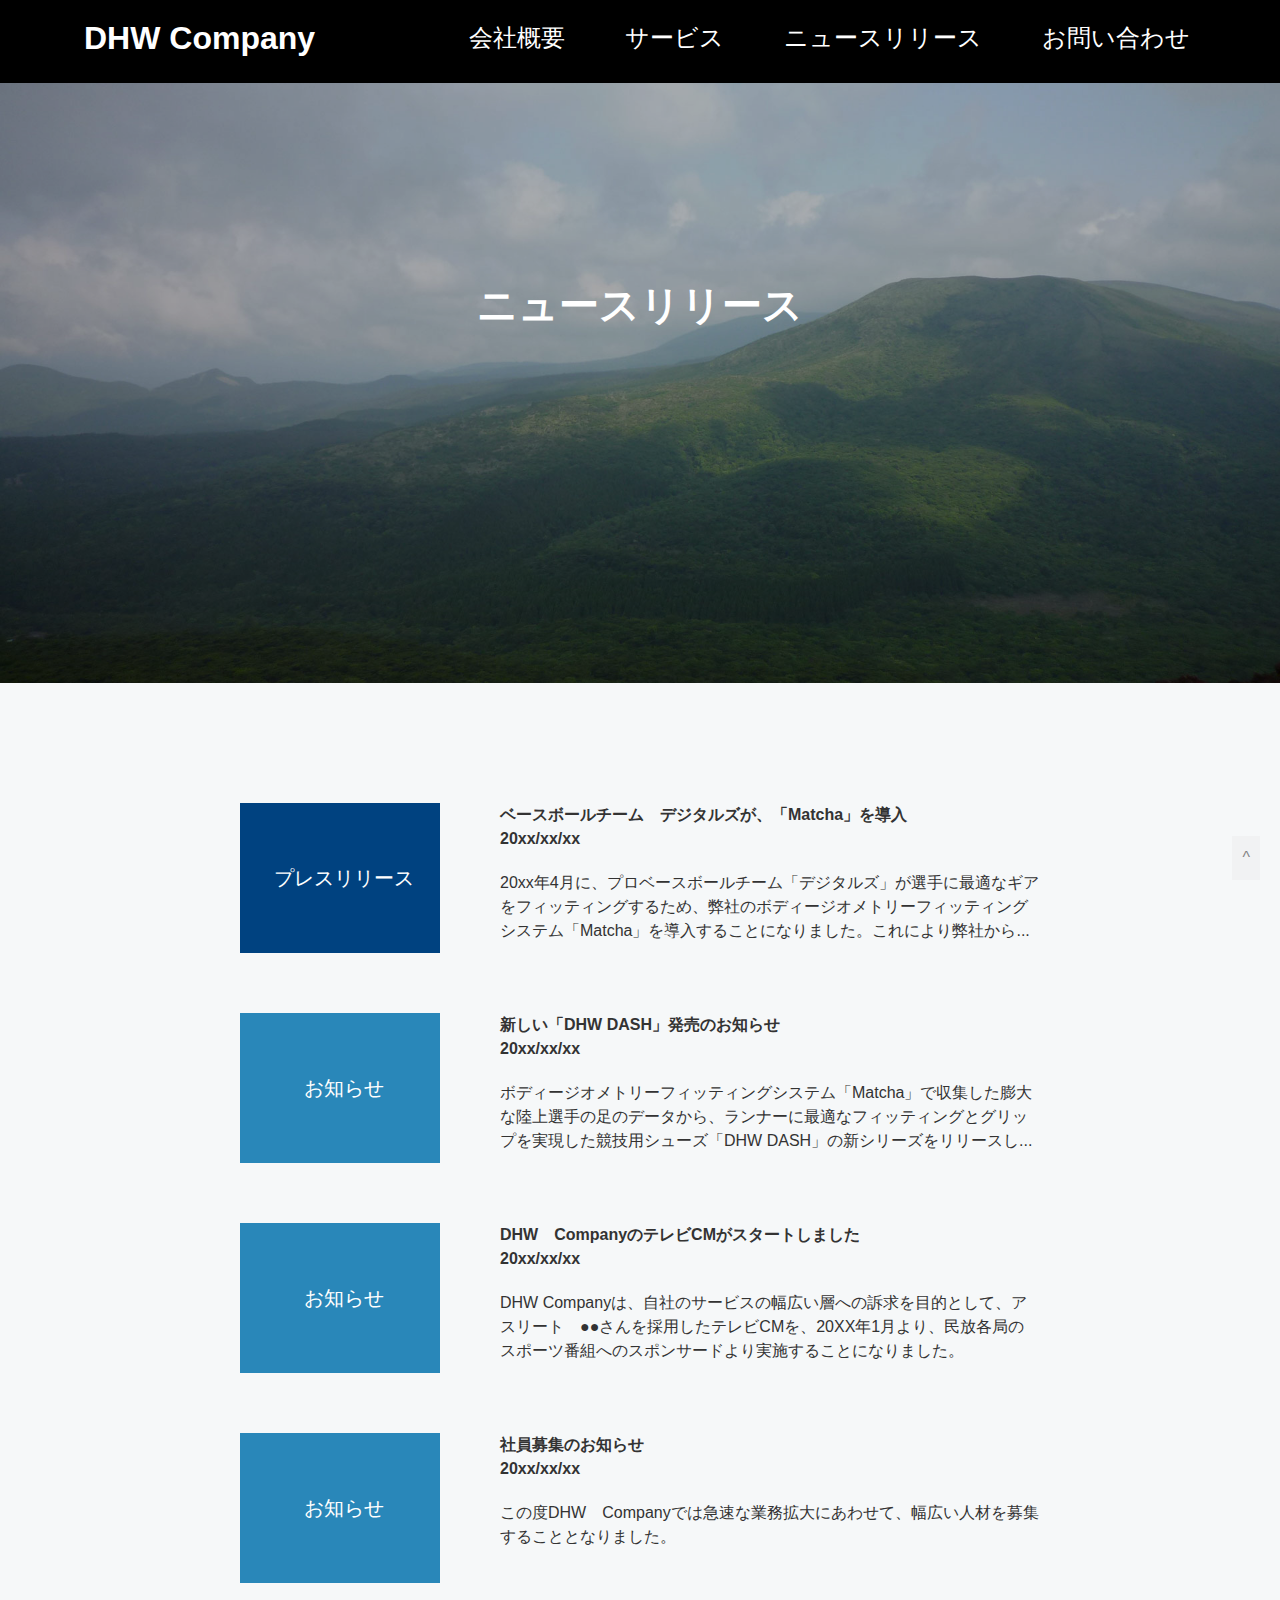
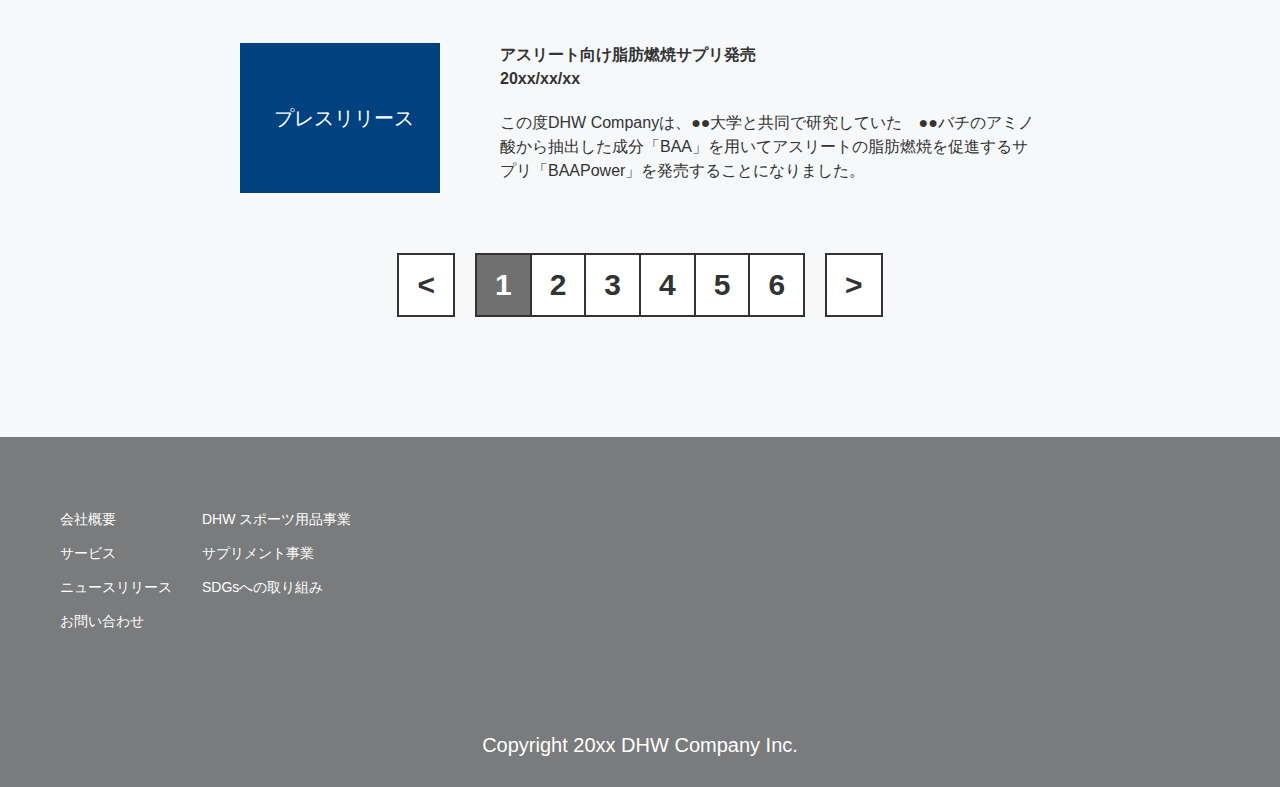
<file: corporate_site/news_list.html>
<!doctype html>
<html lang="ja">

<head>
  <meta charset="UTF-8">
  <meta name="viewport" content="width = device-width, initial-scale=1, user-scalable=yes">
  <title>DHW Company</title>
  <meta name="description" content="スポーツは楽しい！ DHW Company は、テクノロジーを通じて、スポーツに関わる全ての人達を応援します。">
  <!-- 今回は指定しない -->
  <!-- <meta property="og:url" content=""> -->
  <meta property="og:title" content="DHW Company" />
  <meta property="og:site_name" content="DHW Company">
  <meta property="og:type" content="website">
  <meta property="og:locale" content="ja-JP">
  <meta property="og:image" content="assets/images/common/ogp.jpg">
  <meta property="og:description" content="スポーツは楽しい！ DHW Company は、テクノロジーを通じて、スポーツに関わる全ての人達を応援します。" />
  <meta name="twitter:card" content="summary" />
  <!-- 今回は指定しない -->
  <!-- <meta name="twitter:title" content="" />
  <meta name="twitter:description" content="" />
  <meta name="twitter:image" content="" /> -->
  <link rel="stylesheet" href="assets/css/reset.css">
  <link rel="stylesheet" href="assets/css/common.css">
  <link rel="stylesheet" href="assets/css/news_list.css">

  <link href="assets/images/common/favicon.ico" rel="icon" type="image/x-icon" />
  <link rel="apple-touch-icon" href="assets/images/common/apple-touch-icon.png">

</head>

<body>
  <header class="header">
    <div class="header-content-wrapper">
      <!-- /：TOPページ表記 -->
      <h1><a href="index.html">DHW Company</a></h1>
      <!-- ハンバーガーボタン -->
      <div id="open-button" class="open-button"><span></span></div>
      <nav>
        <!-- 閉じるボタン -->
        <div id="close-button" class="close-button">x</div>
        <ul>
          <li><a href="about.html">会社概要</a></li>
          <li><a href="service.html">サービス</a></li>
          <li><a href="news_list.html">ニュースリリース</a></li>
          <li><a href="inquiry.html">お問い合わせ</a></li>
        </ul>
      </nav>
    </div>
  </header>
  <main class="main">
    <section class="section-top">
      <div class="section-top__image">
        <div class="section-top__image-filter">
          <h2>ニュースリリース</h2>
        </div>
      </div>
    </section>
    <div class="news-container">
      <ol class="news-list">
        <li>
          <div class="news-list__category press">プレスリリース</div>
          <div class="news-list__text">
            <h3>ベースボールチーム　デジタルズが、「Matcha」を導入</h3>
            <time datetime="20xx-12-01">20xx/xx/xx</time>
            <p class="news-list__news-body">
              20xx年4月に、プロベースボールチーム「デジタルズ」が選手に最適なギアをフィッティングするため、弊社のボディージオメトリーフィッティングシステム「Matcha」を導入することになりました。これにより弊社から...
            </p>
          </div>
        </li>
        <li>
          <div class="news-list__category info">お知らせ</div>
          <div class="news-list__text">
            <h3>新しい「DHW DASH」発売のお知らせ</h3>
            <time datetime="20xx-12-01">20xx/xx/xx</time>
            <p class="news-list__news-body">
              ボディージオメトリーフィッティングシステム「Matcha」で収集した膨大な陸上選手の足のデータから、ランナーに最適なフィッティングとグリップを実現した競技用シューズ「DHW
              DASH」の新シリーズをリリースし...
            </p>
          </div>
        </li>
        <li>
          <div class="news-list__category info">お知らせ</div>
          <div class="news-list__text">
            <h3>DHW　CompanyのテレビCMがスタートしました</h3>
            <time datetime="20xx-12-01">20xx/xx/xx</time>
            <p class="news-list__news-body">DHW
              Companyは、自社のサービスの幅広い層への訴求を目的として、アスリート　●●さんを採用したテレビCMを、20XX年1月より、民放各局のスポーツ番組へのスポンサードより実施することになりました。</p>
          </div>
        </li>
        <li>
          <div class="news-list__category info">お知らせ</div>
          <div class="news-list__text">
            <h3>社員募集のお知らせ</h3>
            <time datetime="20xx-12-01">20xx/xx/xx</time>
            <p class="news-list__news-body">この度DHW　Companyでは急速な業務拡大にあわせて、幅広い人材を募集することとなりました。</p>
          </div>
        </li>
        <li>
          <div class="news-list__category press">プレスリリース</div>
          <div class="news-list__text">
            <h3>アスリート向け脂肪燃焼サプリ発売</h3>
            <time datetime="20xx-12-01">20xx/xx/xx</time>
            <p class="news-list__news-body">この度DHW
              Companyは、●●大学と共同で研究していた　●●バチのアミノ酸から抽出した成分「BAA」を用いてアスリートの脂肪燃焼を促進するサプリ「BAAPower」を発売することになりました。</p>
          </div>
        </li>
      </ol>
      <div class="pagenation">
        <ol class="pagenation__list">
          <li><a href="">&lt;</a></li> <!-- &lt;が「<」の文字を表す -->
          <li><a class="selected" href="">1</a></li>
          <li><a href="">2</a></li>
          <li><a href="">3</a></li>
          <li><a href="">4</a></li>
          <li><a href="">5</a></li>
          <li><a href="">6</a></li>
          <li><a href="">&gt;</a></li> <!-- &gt;が「>」の文字を表す -->
        </ol>
      </div>
    </div>
  </main>
  <footer class="footer">
    <div class="footer-content-wrapper">
      <nav class="site-map">
        <ul class="site-map__main-links">
          <li><a href="about.html">会社概要</a></li>
          <li><a href="service.html">サービス</a></li>
          <li><a href="news_list.html">ニュースリリース</a></li>
          <li><a href="inquiry.html">お問い合わせ</a></li>
        </ul>
        <ul class="site-map__service-links">
          <li><a href="">DHW スポーツ用品事業</a></li>
          <li><a href="">サプリメント事業</a></li>
          <li><a href="">SDGsへの取り組み</a>
          </li>
        </ul>
      </nav>
      <small class="footer__copyright">Copyright 20xx DHW Company Inc.</small>
    </div>
  </footer>
  <!-- TOPボタン -->
  <p id="scroll-top"><a href="#">^</a></p>
  <!-- JQueryの読み込み -->
  <script src="https://code.jquery.com/jquery-3.4.1.min.js"
    integrity="sha256-CSXorXvZcTkaix6Yvo6HppcZGetbYMGWSFlBw8HfCJo=" crossorigin="anonymous"></script>

  <!-- jsファイルの読み込み -->
  <script src="assets/js/common.js"></script>
</body>

</html>
</file>
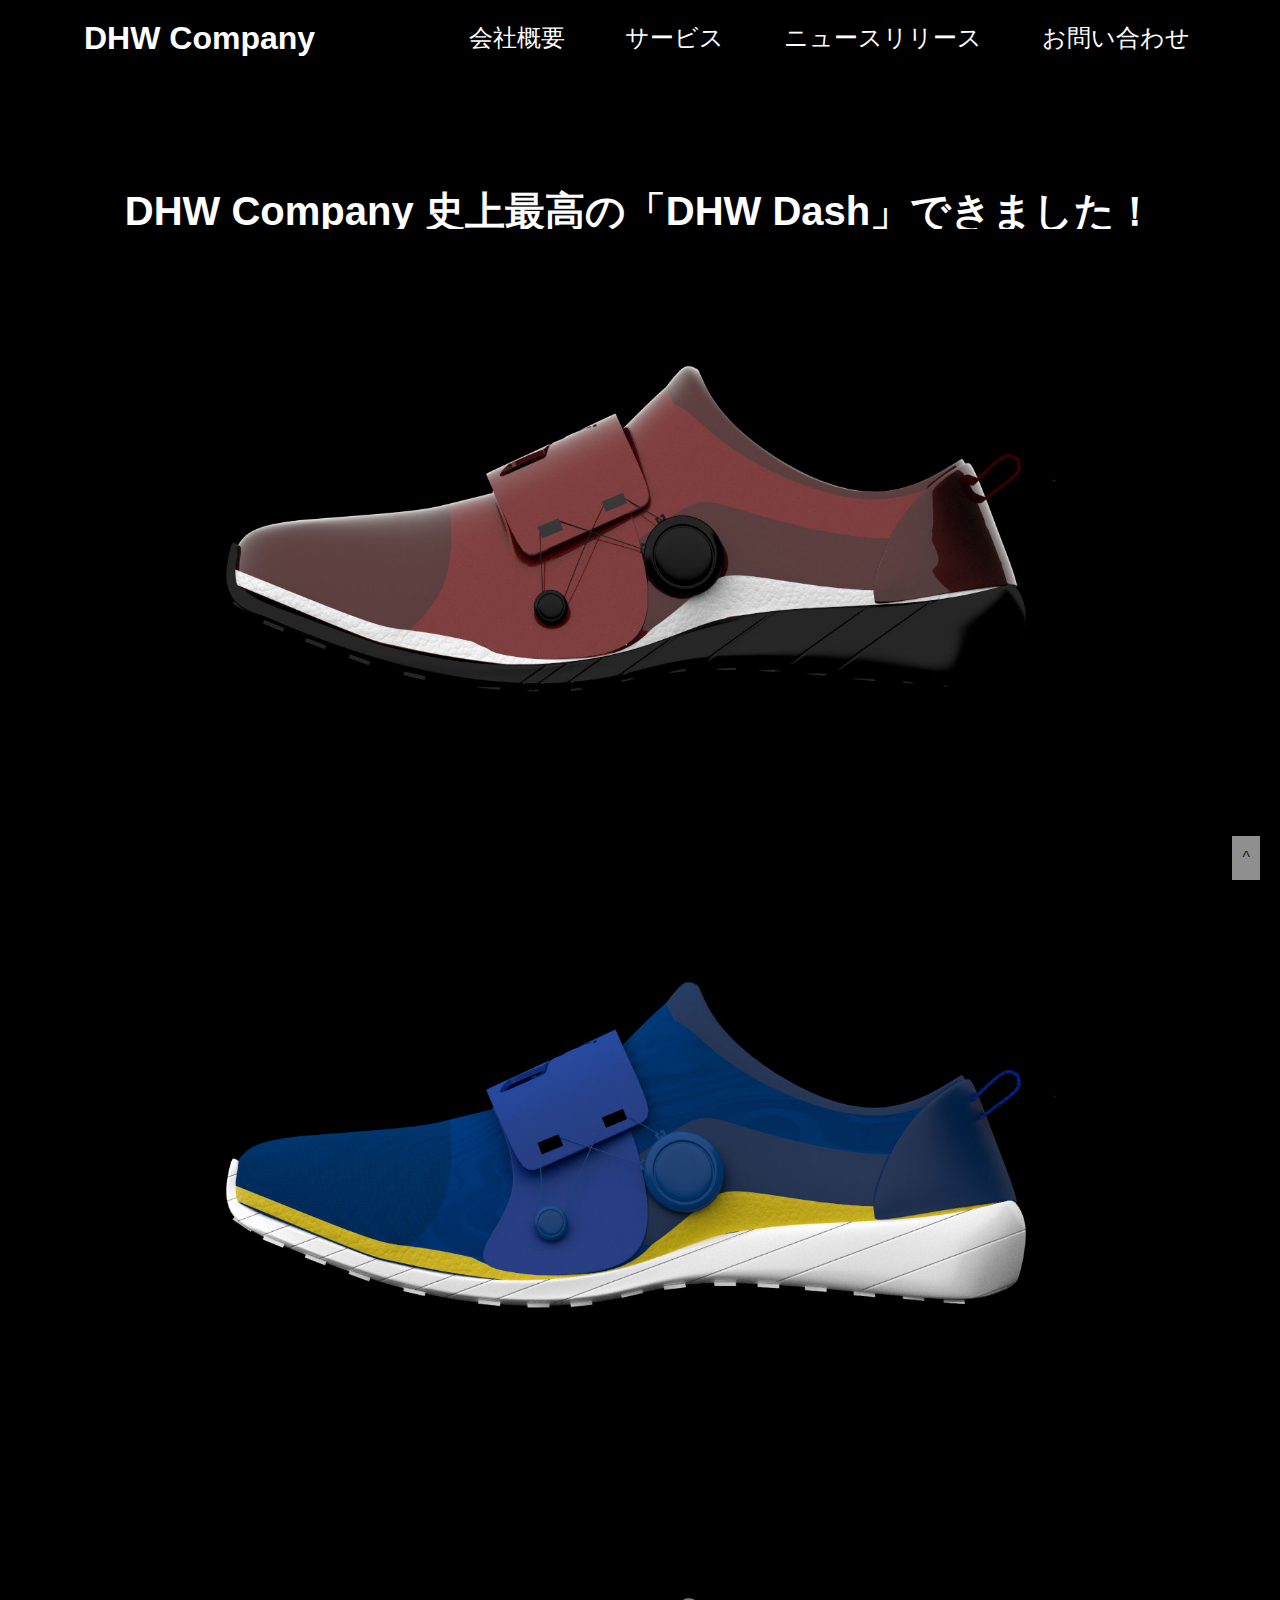
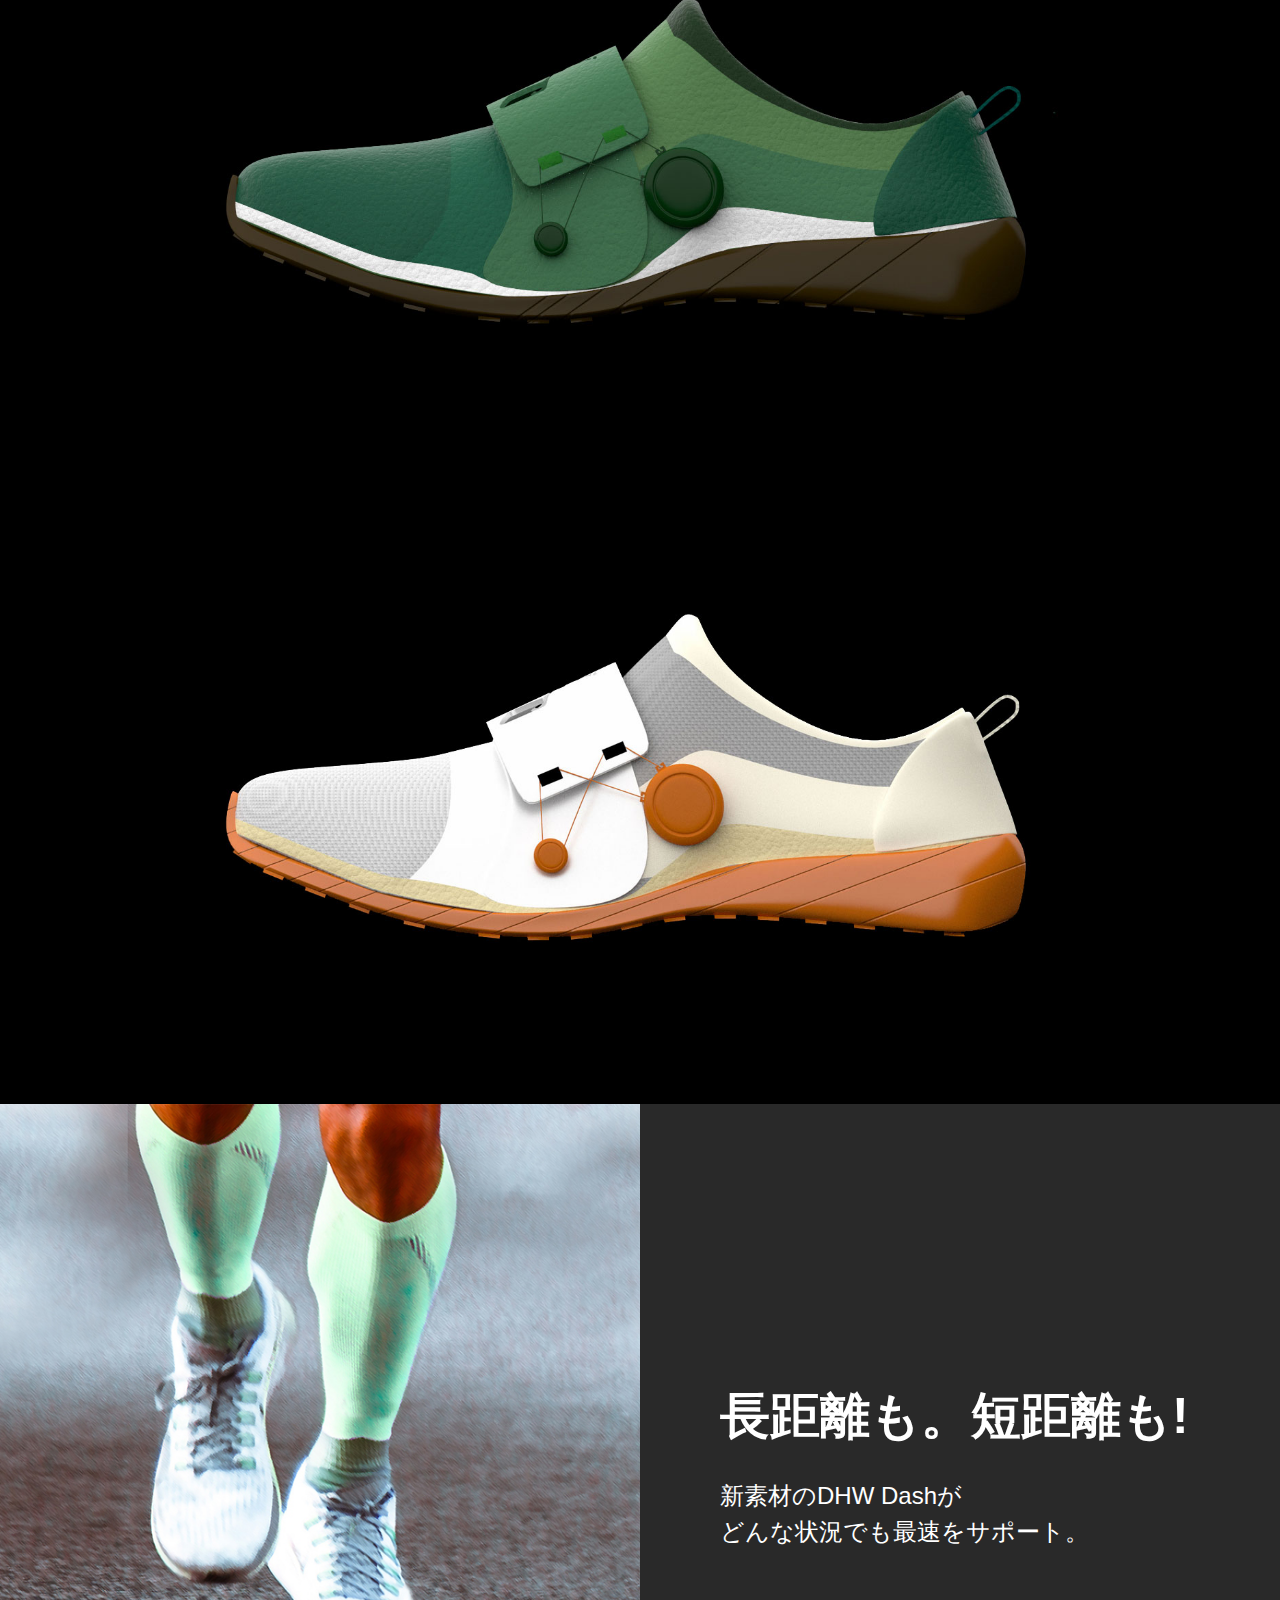
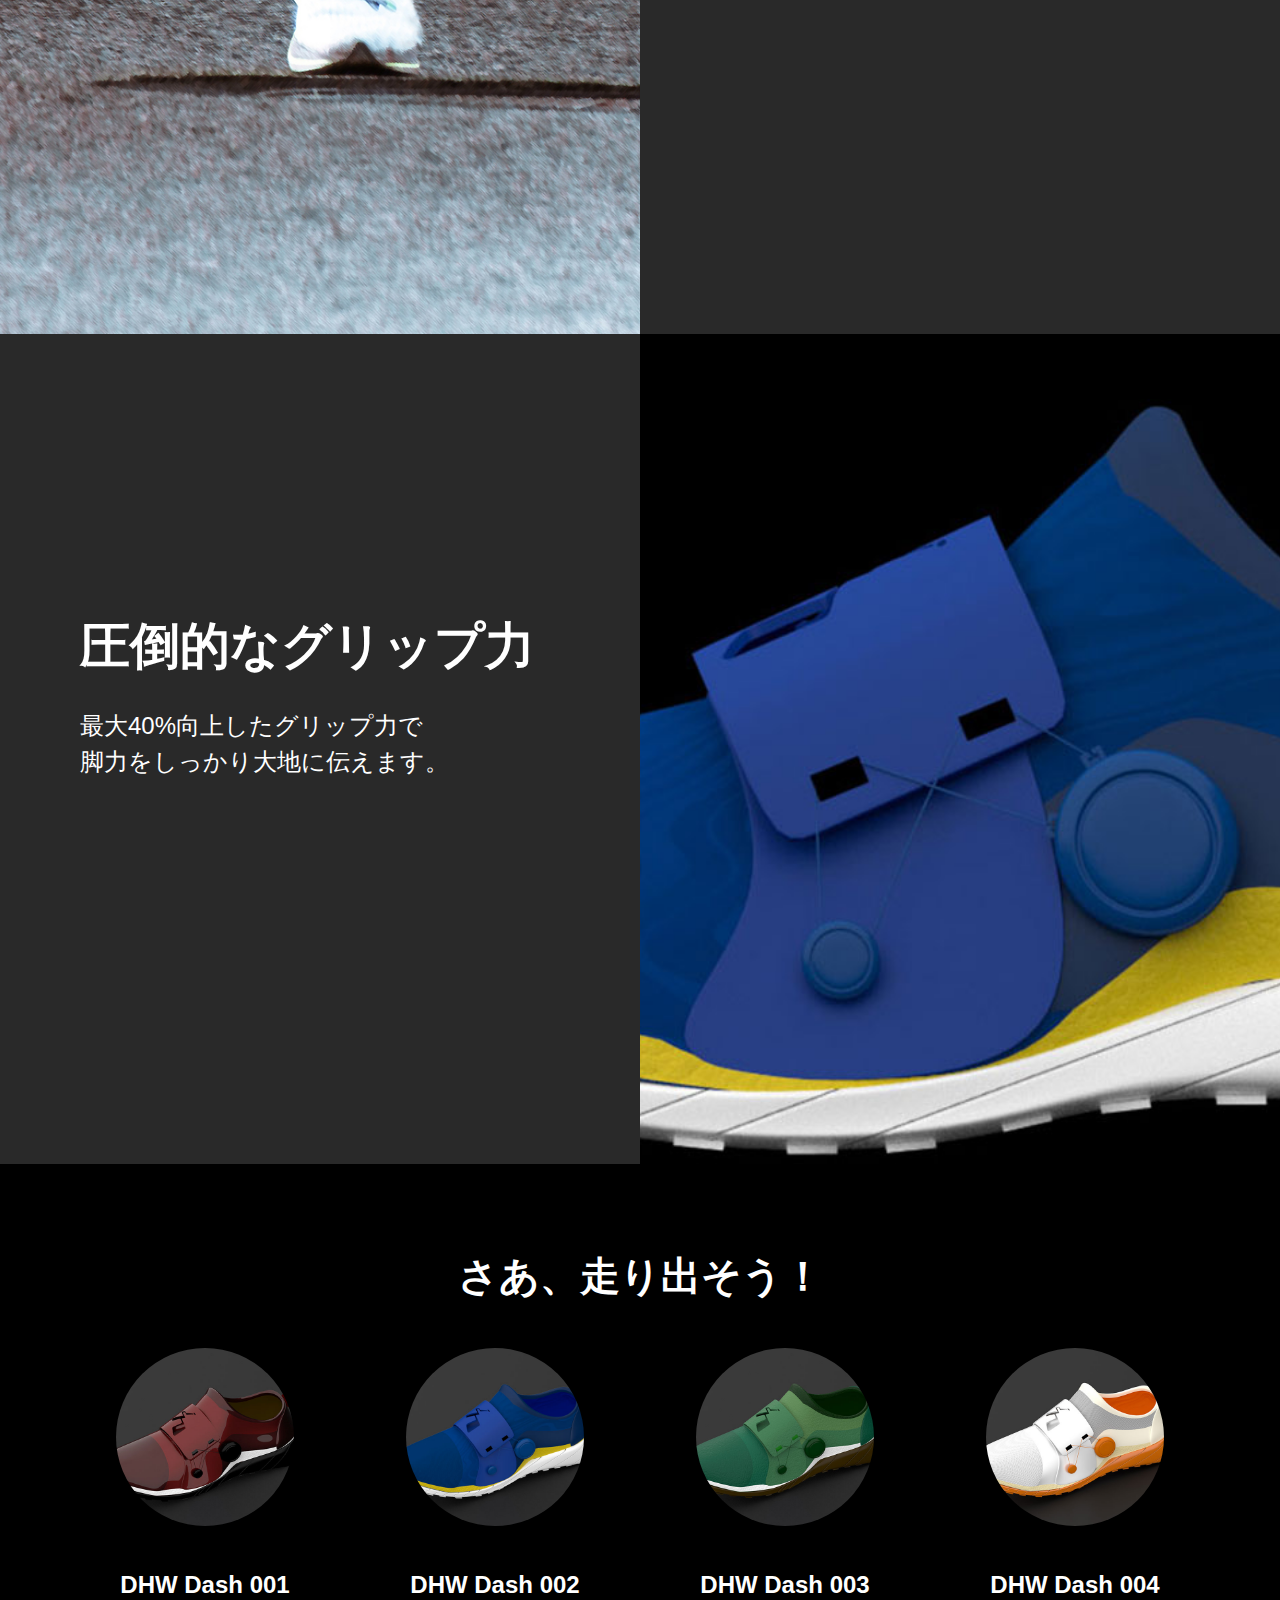
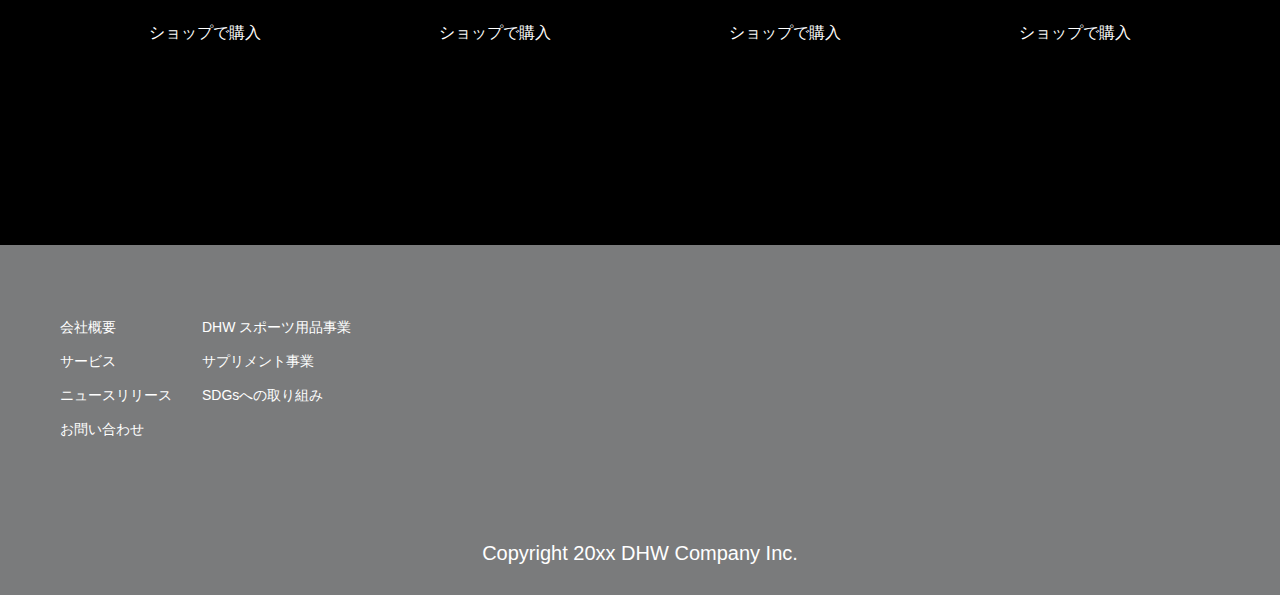
<file: corporate_site/service.html>
<!doctype html>
<html lang="ja">

<head>
  <meta charset="UTF-8">
  <meta name="viewport" content="width = device-width, initial-scale=1, user-scalable=yes">
  <title>DHW Company</title>
  <meta name="description" content="スポーツは楽しい！ DHW Company は、テクノロジーを通じて、スポーツに関わる全ての人達を応援します。">
  <!-- 今回は指定しない -->
  <!-- <meta property="og:url" content=""> -->
  <meta property="og:title" content="DHW Company" />
  <meta property="og:site_name" content="DHW Company">
  <meta property="og:type" content="website">
  <meta property="og:locale" content="ja-JP">
  <meta property="og:image" content="assets/images/common/ogp.jpg">
  <meta property="og:description" content="スポーツは楽しい！ DHW Company は、テクノロジーを通じて、スポーツに関わる全ての人達を応援します。" />
  <meta name="twitter:card" content="summary" />
  <!-- 今回は指定しない -->
  <!-- <meta name="twitter:title" content="" />
  <meta name="twitter:description" content="" />
  <meta name="twitter:image" content="" /> -->
  <link rel="stylesheet" href="assets/css/reset.css">
  <link rel="stylesheet" href="assets/css/common.css">
  <link rel="stylesheet" href="assets/css/service.css">

  <link href="assets/images/common/favicon.ico" rel="icon" type="image/x-icon" />
  <link rel="apple-touch-icon" href="assets/images/common/apple-touch-icon.png">
  <link rel="stylesheet" type="text/css" href="assets/slick/slick.css" />
  <link rel="stylesheet" type="text/css" href="assets/slick/slick-theme.css" />

</head>

<body>
  <header class="header">
    <div class="header-content-wrapper">
      <!-- /：TOPページ表記 -->
      <h1><a href="index.html">DHW Company</a></h1>
      <!-- ハンバーガーボタン -->
      <div id="open-button" class="open-button"><span></span></div>
      <nav>
        <!-- 閉じるボタン -->
        <div id="close-button" class="close-button">x</div>
        <ul>
          <li><a href="about.html">会社概要</a></li>
          <li><a href="service.html">サービス</a></li>
          <li><a href="news_list.html">ニュースリリース</a></li>
          <li><a href="inquiry.html">お問い合わせ</a></li>
        </ul>
      </nav>
    </div>
  </header>
  <main class="main">
    <section class="section-top">
      <h2>DHW Company 史上最高の「DHW Dash」できました！</h2>
      <!-- 外側divタグ(slick-slide)と
        スライドさせる数分のdivの中に画像の形ができていればslick.jsの適用が可能
        参考：https://kenwheeler.github.io/slick/ -->
      <div id="slick-slide" class="section-top__main-image">
        <div><img src="assets/images/services/enamel_side_fix.jpg" alt="エナメル"></div>
        <div><img src="assets/images/services/skyblue_side_fix.jpg" alt="ブルー"></div>
        <div><img src="assets/images/services/leather_side_fix.jpg" alt="レザー"></div>
        <div><img src="assets/images/services/orange_side_fix.jpg" alt="オレンジ"></div>
      </div>
    </section>
    <section class="section-runner">
      <div class="section-runner__visual">
        <img class="section-runner__main_image" src="assets/images/services/thumbnail_runner.jpg" alt="DHW Dashで走るランナー">
      </div>
      <div class="section-runner__description">
        <h2>長距離も。短距離も!</h2>
        <p>新素材のDHW Dashが<br>
          どんな状況でも最速をサポート。</p>
      </div>
    </section>
    <section class="section-grip">
      <div class="section-grip__visual">
        <img class="section-grip__main_image" src="assets/images/services/skyblue_side_short_fix.jpg"
          alt="力強いグリップを生み出すテクノロジー">
      </div>
      <div class="section-grip__description">
        <h2>圧倒的なグリップ力</h2>
        <p>最大40%向上したグリップ力で<br>
          脚力をしっかり大地に伝えます。</p>
      </div>
    </section>
    <section class="section-shop">
      <h2>さあ、走り出そう！</h2>
      <ul class="section-shop__item-list">
        <li>
          <img src="assets/images/services/enamel_fukan_fix.jpg" alt="エナメル">
          <h3>DHW Dash 001</h3>
          <a href="">ショップで購入</a>
        </li>
        <li>
          <img src="assets/images/services/skyblue_fukan_fix.jpg" alt="スカイブルー">
          <h3>DHW Dash 002</h3>
          <a href="">ショップで購入</a>
        </li>
        <li>
          <img src="assets/images/services/leather_fukan_fix.jpg" alt="レザー">
          <h3>DHW Dash 003</h3>
          <a href="">ショップで購入</a>
        </li>
        <li>
          <img src="assets/images/services/orange_fukan_fix.jpg" alt="オレンジ">
          <h3>DHW Dash 004</h3>
          <a href="">ショップで購入</a>
        </li>
      </ul>
    </section>

  </main>
  <footer class="footer">
    <div class="footer-content-wrapper">
      <nav class="site-map">
        <ul class="site-map__main-links">
          <li><a href="about.html">会社概要</a></li>
          <li><a href="service.html">サービス</a></li>
          <li><a href="news_list.html">ニュースリリース</a></li>
          <li><a href="inquiry.html">お問い合わせ</a></li>
        </ul>
        <ul class="site-map__service-links">
          <li><a href="">DHW スポーツ用品事業</a></li>
          <li><a href="">サプリメント事業</a></li>
          <li><a href="">SDGsへの取り組み</a>
          </li>
        </ul>
      </nav>
      <small class="footer__copyright">Copyright 20xx DHW Company Inc.</small>
    </div>
  </footer>
  <!-- TOPボタン -->
  <p id="scroll-top"><a href="#">^</a></p>
  <!-- JQueryの読み込み -->
  <script src="https://code.jquery.com/jquery-3.4.1.min.js"
    integrity="sha256-CSXorXvZcTkaix6Yvo6HppcZGetbYMGWSFlBw8HfCJo=" crossorigin="anonymous"></script>

  <!-- slick.jsの読み込み -->
  <!-- https://kenwheeler.github.io/slick/に記載のある1.2.1のmigrate.jsは不要（今回3.4.1を読み込んでいるため）
    ファイル自体はhttps://kenwheeler.github.io/slick/からダウンロードしておく。
    空白や改行を除いたmin版を読み込む方が軽くていい。
    独自のjsファイル（common.js）より先に読み込んでおくこと
   -->
  <script type="text/javascript" src="assets/slick/slick.min.js"></script>

  <!-- jsファイルの読み込み -->
  <script src="assets/js/common.js"></script>
</body>

</html>
</file>
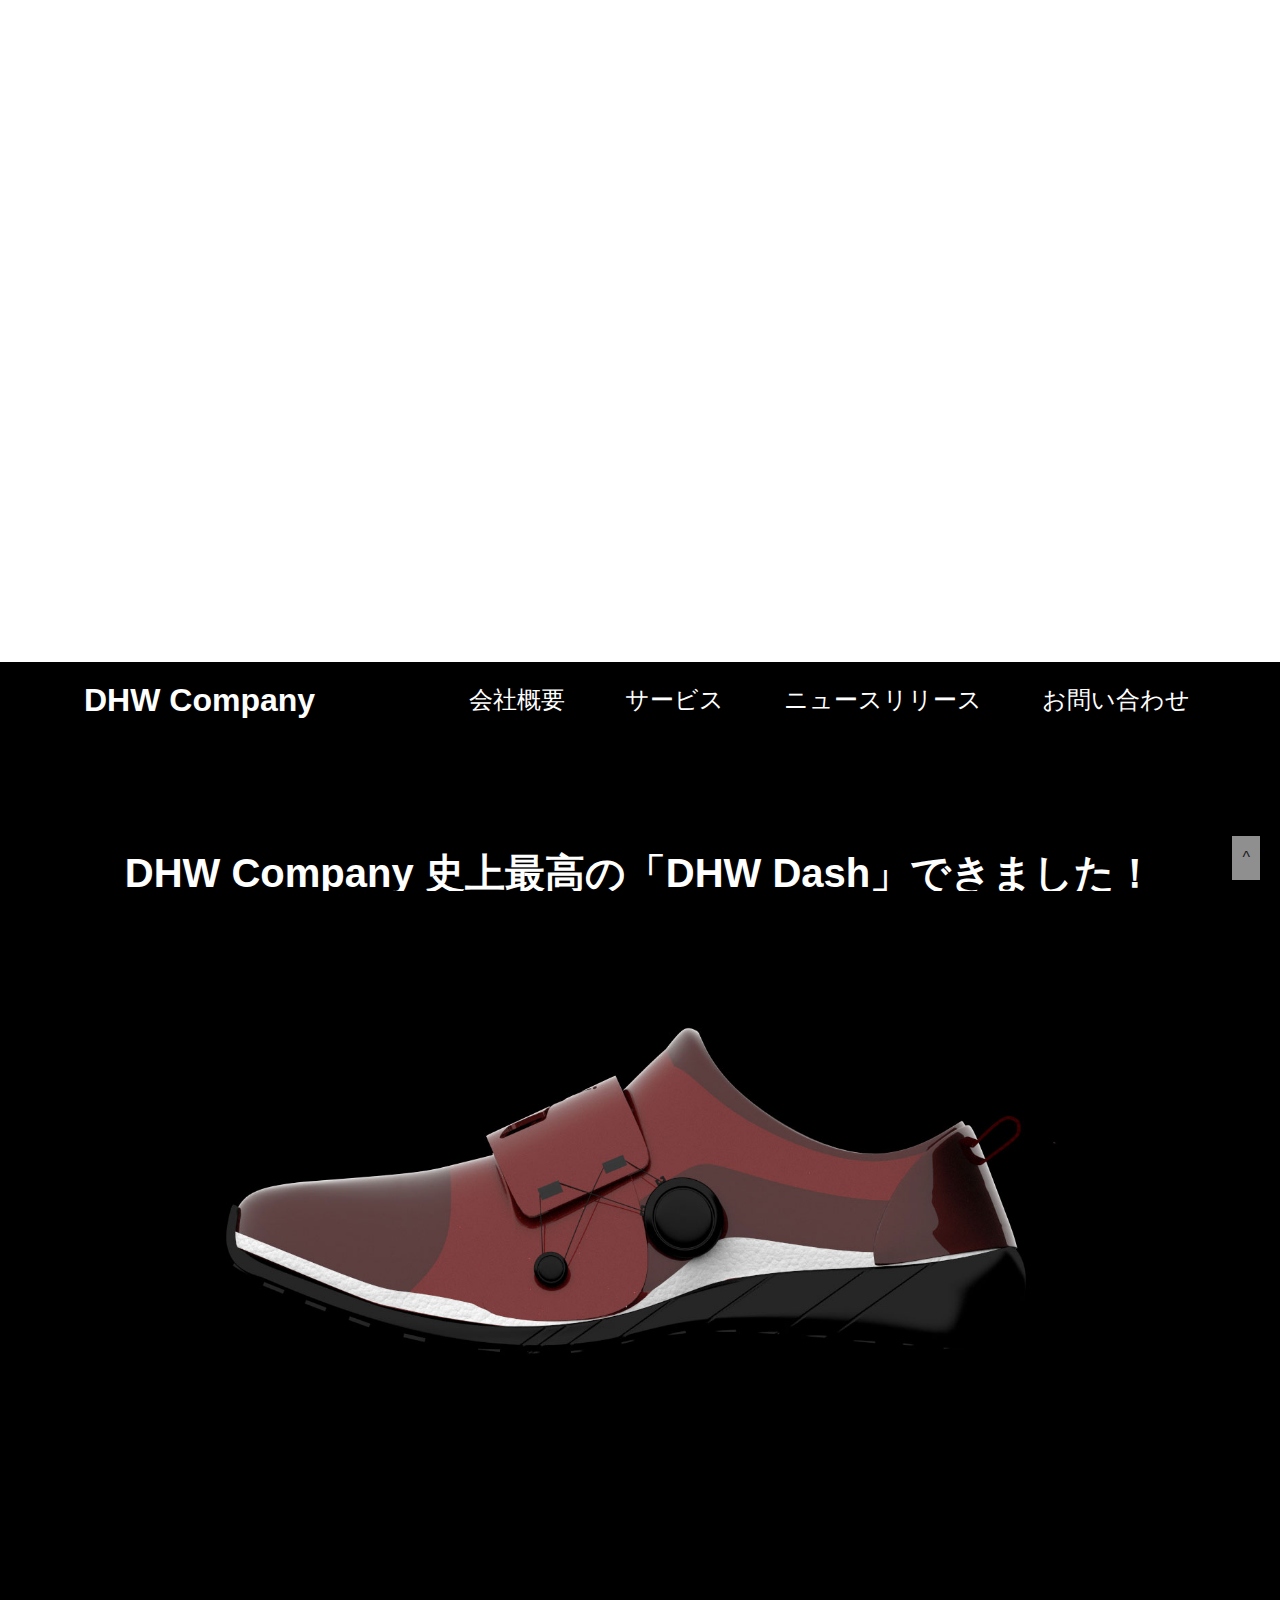
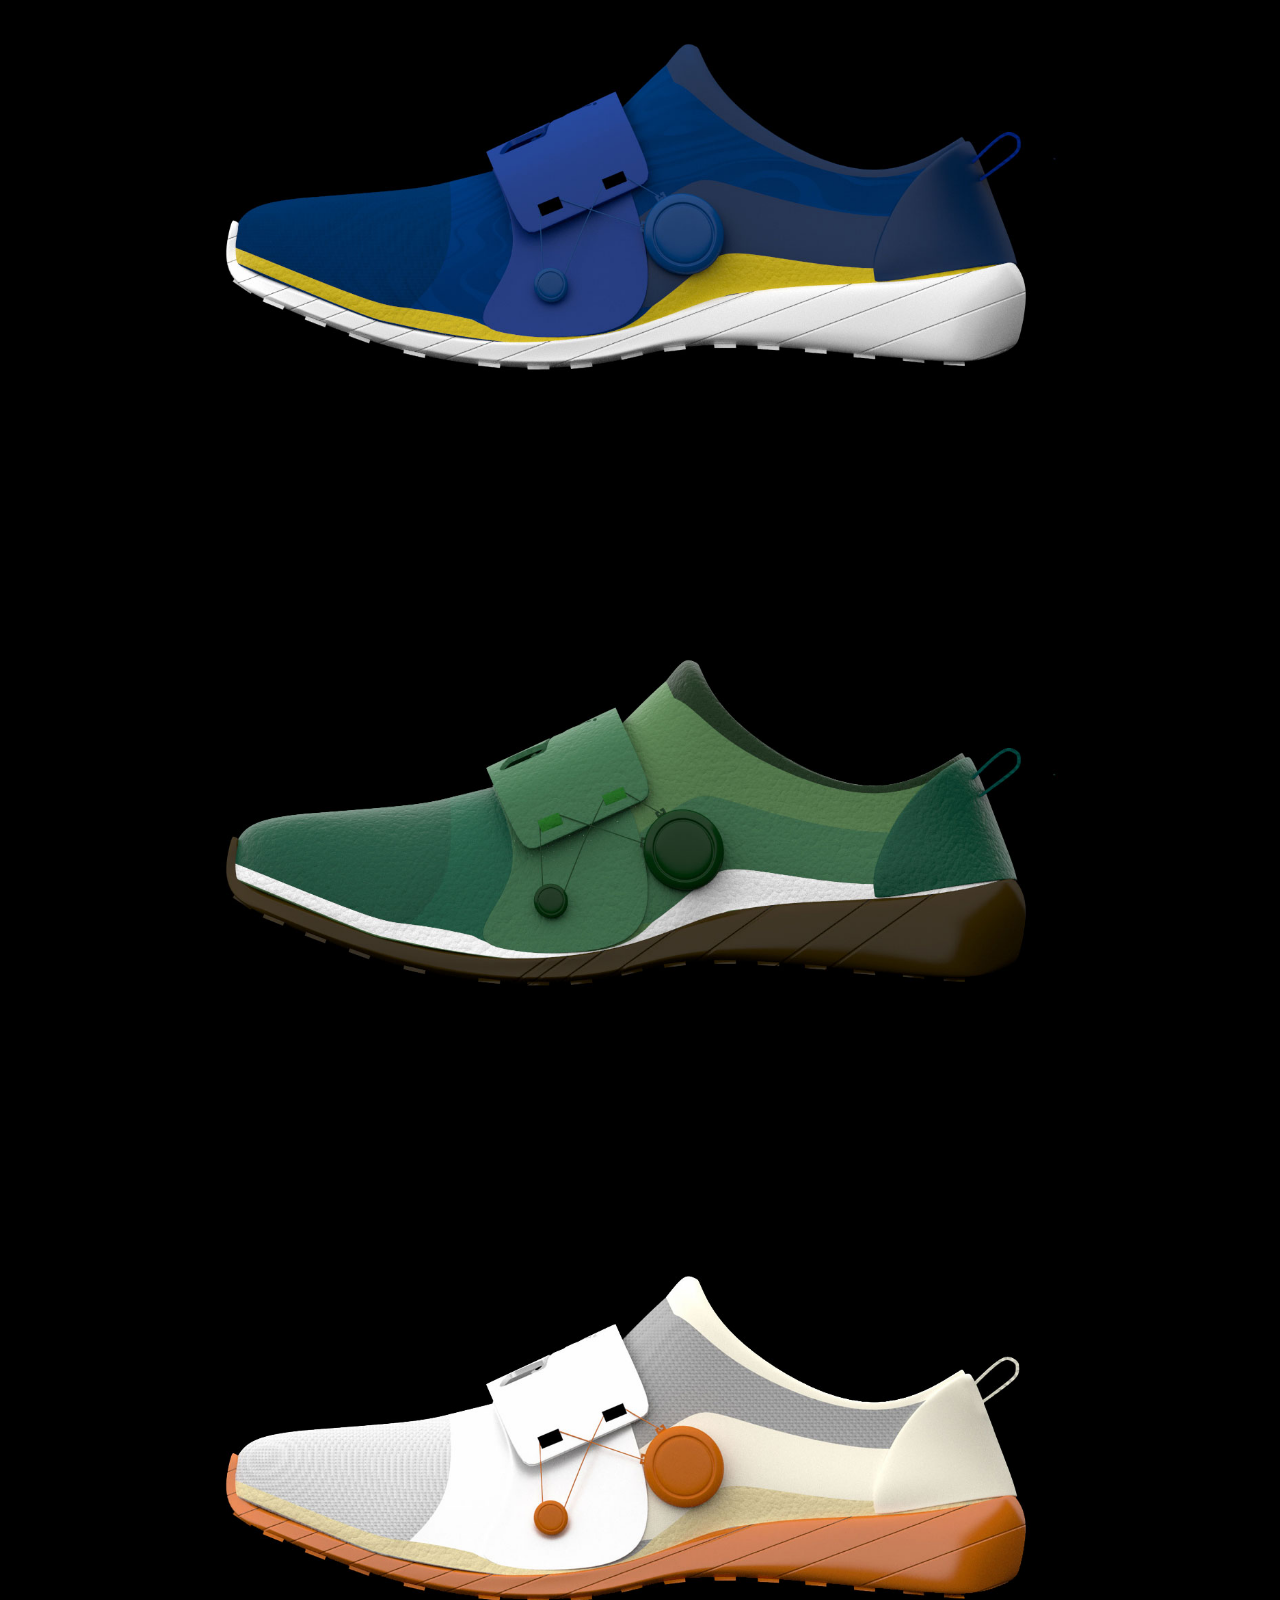
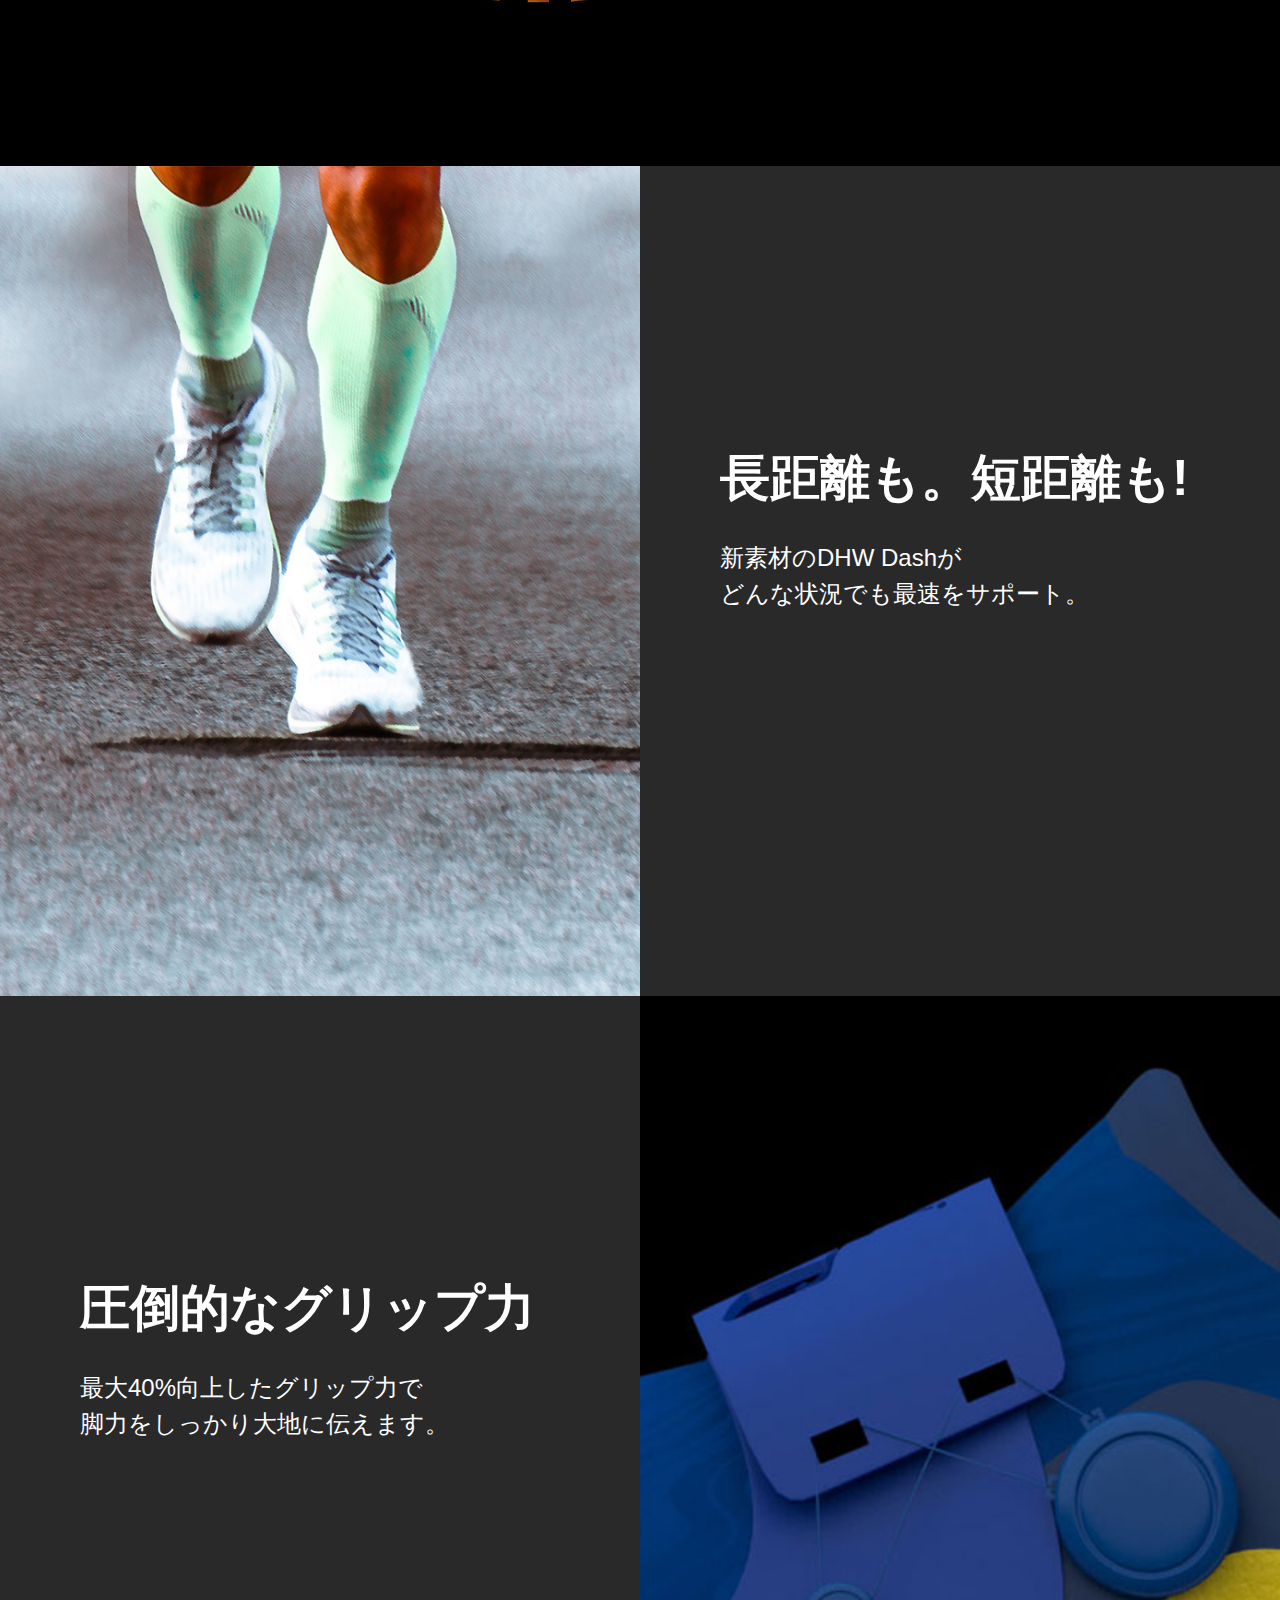
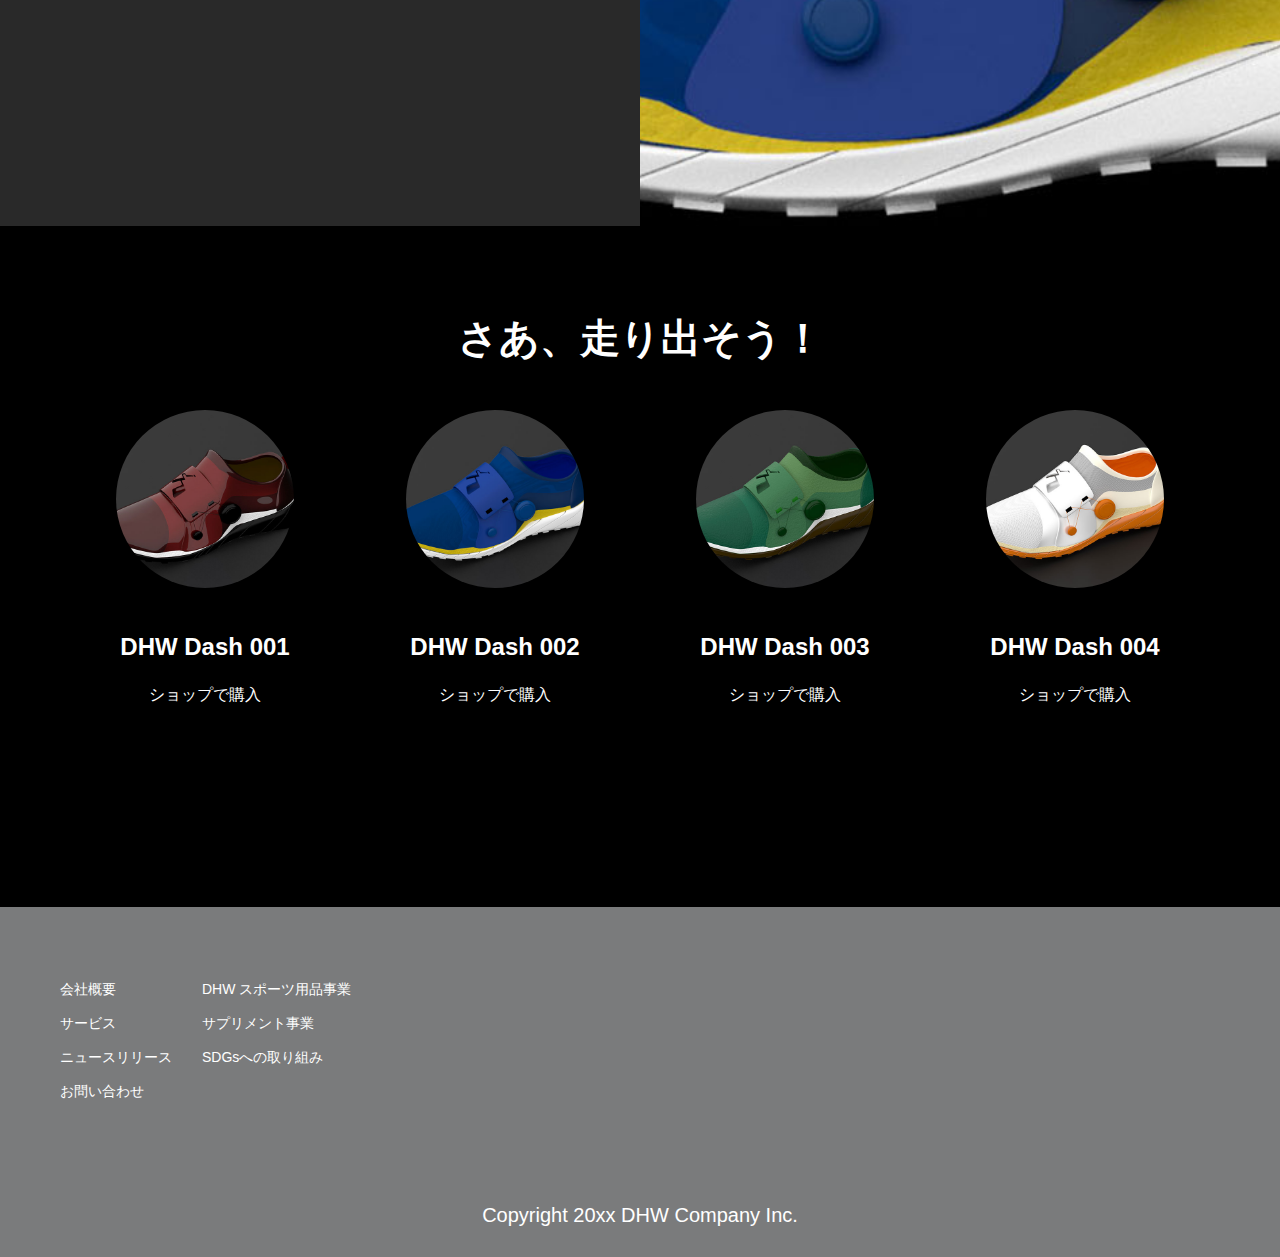
<file: work_kadai2/service.html>
<!doctype html>
<html lang="ja">

<head>
  <meta charset="UTF-8">
  <meta name="viewport" content="device-width=device-width, initial-scale=1, user-scalable=yes">
  <meta name="description" content="スポーツは楽しい！ DHW Company は、テクノロジーを通じて、スポーツに関わる全ての人達を応援します。">
  <meta property="og:title" content="DHW Company" />
  <meta property="og:site_name" content="DHW Company">
  <meta property="og:type" content="website">
  <meta property="og:locale" content="ja-JP">
  <meta property="og:image" content="assets/images/common/ogp.jpg">
  <meta property="og:description" content="スポーツは楽しい！ DHW Company は、テクノロジーを通じて、スポーツに関わる全ての人達を応援します。" />
  <meta name="twitter:card" content="summary" />
  <title>DHW Company</title>
  <link rel="stylesheet" href="assets/css/reset.css">
  <!--SlickJSのCSS-->
  <link rel="stylesheet" href="assets/css/common.css">
  <link rel="stylesheet" href="assets/css/service.css">
  <link href="assets/images/common/favicon.ico" rel="icon" type="image/x-icon" />
  <link rel="apple-touch-icon" href="assets/images/common/apple-touch-icon.png">
  <link rel="stylesheet" href="assets/slick/slick.css">
  <link rel="stylesheet" href="assets/slick/slick-theme.css">
  <!-- AnimatedModalのCSS -->
  <!-- <link rel="stylesheet" href="//cdnjs.cloudflare.com/ajax/libs/animate.css/3.2.0/animate.min.css"> -->
  <link rel="stylesheet" href="animatedModal.js/demo/css/animate.min.css">
</head>

<body>
  <!-- runner modal -->
  <div id="animatedModal-Runner">
    <div class="close-animatedModal-Runner">
      <img src="animatedModal.js/close_btn.svg" alt="閉じる">
    </div>

    <div class="modal-content">
      <h2>長距離も。短距離も!</h2>
      <p>新素材のDHW Dashが<br>
        どんな状況でも最速をサポート。</p>
    </div>
  </div>
  <!-- grip modal -->
  <div id="animatedModal-grip">
    <div class="close-animatedModal-grip">
      <img src="animatedModal.js/close_btn.svg" alt="閉じる">
    </div>

    <div class="modal-content">
      <h2>圧倒的なグリップ力</h2>
      <p>最大40%向上したグリップ力で<br>
        脚力をしっかり大地に伝えます。</p>
    </div>
  </div>


  <header class="header">
    <div class="header-content-wrapper">
      <h1>DHW Company</h1>
      <div id="open-button" class="open-button"><span></span></div>
      <nav>
        <div id="close-button" class="close-button">x</div>
        <ul>
          <li><a href="about.html">会社概要</a></li>
          <li><a href="service_dhw_dash.html">サービス</a></li>
          <li><a href="news.html">ニュースリリース</a></li>
          <li><a href="inquiry.html">お問い合わせ</a></li>
        </ul>
      </nav>
    </div>
  </header>
  <main class="main">
    <section class="section-top">
      <h2>DHW Company 史上最高の「DHW Dash」できました！</h2>
      <div id="slick-slide" class="section-top__main-image">
        <div><img src="assets/images/services/enamel_side_fix.jpg" alt="エナメル"></div>
        <div><img src="assets/images/services/skyblue_side_fix.jpg" alt="ブルー"></div>
        <div><img src="assets/images/services/leather_side_fix.jpg" alt="レザー"></div>
        <div><img src="assets/images/services/orange_side_fix.jpg" alt="オレンジ"></div>
      </div>
    </section>
    <a id="animated-modal-runner" class="modal" href="#animatedModal-Runner">
      <section class="section-runner">
        <div class="section-runner__visual"><img class="section-runner__main-image"
            src="assets/images/services/thumbnail_runner.jpg" alt="DHW Dash で走るランナー"></div>
        <div class="section-runner__description">
          <h2>長距離も。短距離も!</h2>
          <p>新素材のDHW Dashが<br>
            どんな状況でも最速をサポート。</p>
        </div>
      </section>
    </a>
    <a id="animated-modal-grip" class="modal" href="#animatedModal-grip">
      <section class="section-grip">
        <div class="section-grip__visual"> <img class="section-grip__main-image"
            src="assets/images/services/skyblue_side_short_fix.jpg" alt="力強いグリップを生み出すテクノロジー"> </div>
        <div class="section-grip__description">
          <h2>圧倒的なグリップ力</h2>
          <p>最大40%向上したグリップ力で<br>
            脚力をしっかり大地に伝えます。</p>
        </div>
      </section>
    </a>
    <section class="section-shop">
      <h2>さあ、走り出そう！</h2>
      <ul class="section-shop__item-list">
        <li> <img src="assets/images/services/enamel_fukan_fix.jpg" alt="エナメル">
          <h3>DHW Dash 001</h3>
          <a href="">ショップで購入</a>
        </li>
        <li> <img src="assets/images/services/skyblue_fukan_fix.jpg" alt="スカイブルー">
          <h3>DHW Dash 002</h3>
          <a href="">ショップで購入</a>
        </li>
        <li> <img src="assets/images/services/leather_fukan_fix.jpg" alt="レザー">
          <h3>DHW Dash 003</h3>
          <a href="">ショップで購入</a>
        </li>
        <li> <img src="assets/images/services/orange_fukan_fix.jpg" alt="オレンジ">
          <h3>DHW Dash 004</h3>
          <a href="">ショップで購入</a>
        </li>
      </ul>
    </section>
  </main>
  <footer class="footer">
    <div class="footer-content-wrapper">
      <nav class="site-map">
        <ul class="site-map__main-links">
          <li><a href="about.html">会社概要</a></li>
          <li><a href="service_dhw_dash.html">サービス</a></li>
          <li><a href="news.html">ニュースリリース</a></li>
          <li><a href="inquiry.html">お問い合わせ</a></li>
        </ul>
        <ul class="site-map__service-links">
          <li><a href="https://school.dhw.co.jp/">DHW スポーツ用品事業</a></li>
          <li><a href="https://www.w3.org/">サプリメント事業</a></li>
          <li><a
              href="https://www.unic.or.jp/activities/economic_social_development/sustainable_development/2030agenda/">SDGsへの取り組み</a>
          </li>
        </ul>
      </nav>
      <small class="footer__copyright">Copyright 20xx DHW Company Inc.</small>
    </div>
  </footer>
  <p id="scroll-top"><a href="#">^</a></p>
  <script src="https://code.jquery.com/jquery-3.4.1.min.js"
    integrity="sha256-CSXorXvZcTkaix6Yvo6HppcZGetbYMGWSFlBw8HfCJo=" crossorigin="anonymous"></script>
  <!--SlickJS-->
  <script src="assets/slick/slick.min.js"></script>
  <script src="assets/js/common.js"></script>

  <!--AnimatedModalJS-->
  <script src="animatedModal.js/animatedModal.min.js"></script>
  <script>
    $("#animated-modal-runner").animatedModal({
      color: '#333',
      animatedIn: 'zoomInDown',
      animatedOut: 'zoomOutUp',
      animationDuration: 1
    });
    $("#animated-modal-grip").animatedModal({
      color: '#999',
      animatedIn: 'zoomInUp',
      animatedOut: 'zoomOutDown',
      animationDuration: 1
    });
  </script>
</body>
</html>
</file>
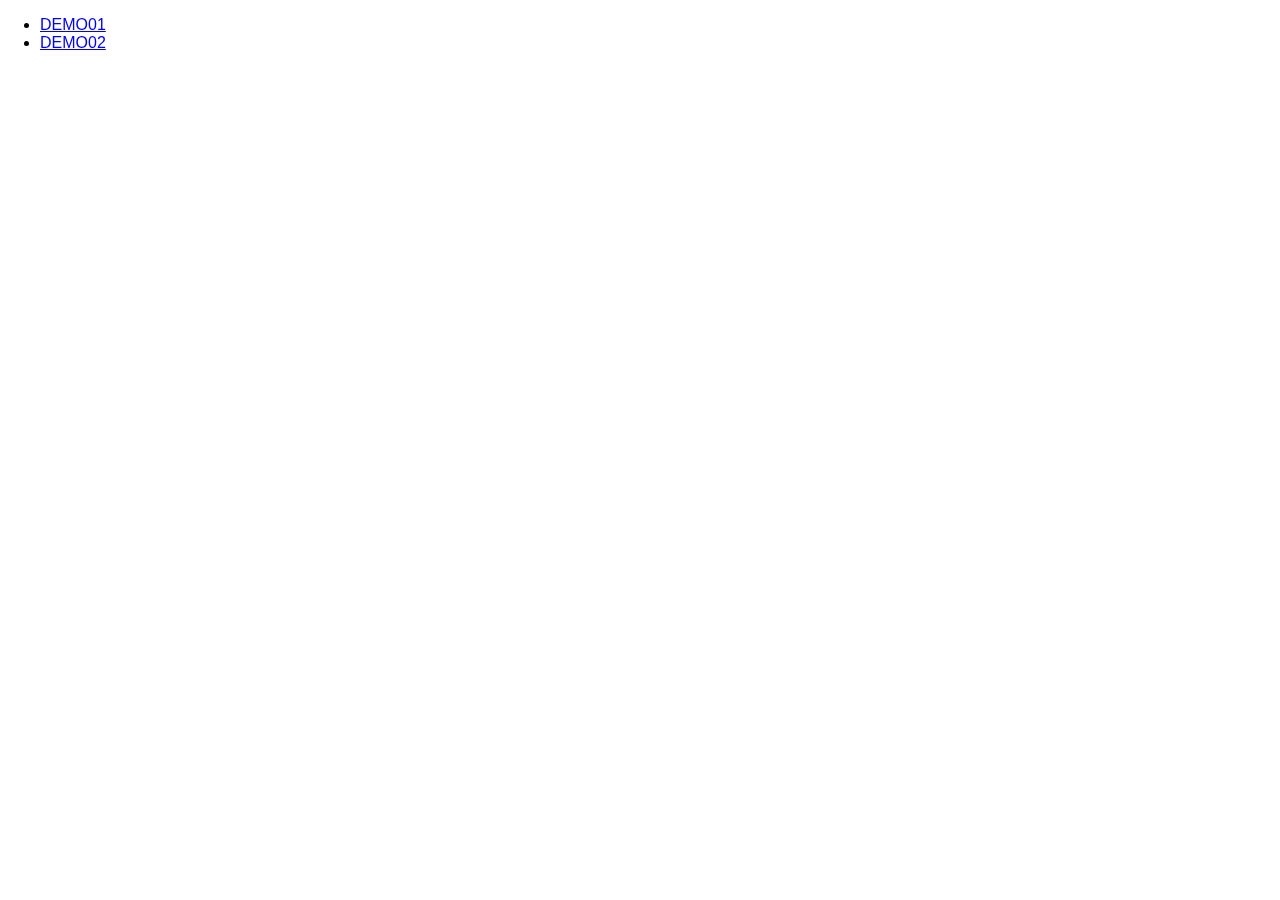
<file: work_kadai2/animatedModal.js/demo/demos.html>
<!doctype html>
<html class="no-js" lang="">
    <head>
        <meta charset="utf-8">
        <meta http-equiv="X-UA-Compatible" content="IE=edge,chrome=1">
        <title>DEMOS</title>
        <link rel="stylesheet" href="css/normalize.min.css">
        <link rel="stylesheet" href="css/animate.min.css">
        <style>
            #btn-close-modal {
                width:100%;
                text-align: center;
                cursor:pointer;
                color:#fff;
            }

        </style>
    </head>
    <body>

        <!--Call your modal-->
        <ul>
            <li><a id="demo01" href="#animatedModal">DEMO01</a></li>
            <li><a id="demo02" href="#modal-02">DEMO02</a></li>
        </ul>
      
      
        <!--DEMO01-->
        <div id="animatedModal">
            <!--THIS IS IMPORTANT! to close the modal, the class name has to match the name given on the ID -->
            <div  id="btn-close-modal" class="close-animatedModal"> 
                CLOSE MODAL
            </div>
                
            <div class="modal-content">
                <!--Your modal content goes here-->
            </div>
        </div>

        <!--DEMO02-->
        <div id="modal-02">
            <!--"THIS IS IMPORTANT! to close the modal, the class name has to match the name given on the ID-->
            <div  id="btn-close-modal" class="close-modal-02"> 
                CLOSE MODAL
            </div>
            
            <div class="modal-content">
                <!--Your modal content goes here-->
            </div>
        </div>


        <script src="js/jquery.min.js"></script>
        <script src="js/animatedModal.js"></script>
        <script>

            //demo 01
            $("#demo01").animatedModal();

            //demo 02
            $("#demo02").animatedModal({
                animatedIn:'lightSpeedIn',
                animatedOut:'bounceOutDown',
                color:'#3498db',
                // Callbacks
                beforeOpen: function() {
                    console.log("The animation was called");
                },           
                afterOpen: function() {
                    console.log("The animation is completed");
                }, 
                beforeClose: function() {
                    console.log("The animation was called");
                }, 
                afterClose: function() {
                    console.log("The animation is completed");
                }
            });

        </script>

    </body>
</html>
</file>
<file: cafe_site/assets/css/common.css>
@charset "UTF-8";
/* CSS Document */
html {
  font-size: 62.5%; /* 16px * 62.5% = 10px */
  width: 100%;
  box-sizing: border-box;
}
body {
  color: #333; /* RGB */
  font-family: "游ゴシック体", YuGothic, "游ゴシック", "Yu Gothic", "メイリオ", sans-serif;
  font-weight: 500;
  font-size: 1.6em;
  line-height: 2.4rem;
  text-align: center;
}
section h2 {
  font-size: 2.4rem;
}
a:hover {
  opacity: 0.5;
}
.none {
  display: none;
}
</file>
<file: cafe_site/assets/css/top.css>
@charset "UTF-8";
/* CSS Document */
.header {
  height: 44px;
  background-color: #FFF;
  position: relative;
}
.header h1 {
  font-size: 1.3rem;
  color: #fa6980;
  position: absolute;
  left: 24px;
  top: 10px;
}
.header__navigation {
  display: none;
}
@media (max-width: 480px) {
  /* ハンバーガーアイコン */
  #nav-drawer {
    padding: 10px 24px 0 0;
    text-align: right;
    position: relative;
  }
  #nav-open {
    display: inline-block;
    vertical-align: middle;
    width: 25px;
    height: 22px;
  }
  #nav-open span, #nav-open span:before, #nav-open span:after {
    position: absolute;
    height: 3px;
    width: 25px;
    background-color: #777;
    display: block;
    content: "";
  }
  #nav-open span:before {
    bottom: -8px;
  }
  #nav-open span:after {
    bottom: -16px;
  }
  #nav-close {
    z-index: 999; /* 大きいほど上に行く */
    position: fixed; /*  画面全体を覆う  */
    top: 0;
    left: 0;
    width: 100%;
    height: 100%;
    background-color: #000;
    opacity: 0.5;
  }
  #nav-content {
    display: block; /*  表示する。id＞classの優先順位*/
    z-index: 9999; /* 大きいほど上に行く */
    position: fixed; /*  画面全体を覆う  */
    top: 0;
    left: 0;
    width: 70%;
    height: 100%;
    background-color: #fff;
    text-align: left;
    padding: 15px 0 0 24px;
    transform: translateX(-105%);
    transition: 0.3s ease-in-out;
    box-shadow: 5px 0 25px rgba(0, 0, 0, 0.25);
  }
  .nav-drawer__title {
    display: block;
    font-size: 1.2rem;
    font-weight: 600;
    color: #fa6980;
    padding-bottom: 46px;
  }
  .nav-drawer__link-top {
    display: block;
  }
  #nav-content ul li {
    margin-bottom: 36px;
  }
  #nav-content ul li a {
    text-decoration: none;
    font-size: 1.6rem;
    font-weight: 600;
    color: #333;
  }
  #nav-input:checked ~ #nav-close {
    display: block;
  }
  #nav-input:checked ~ #nav-content {
    transform: translateX(0%);
  }
}
@media (min-width: 480px) {
  .header {
    max-width: 1040px;
    margin: 0 auto;
    min-height: 50px;
    padding: 14px;
    box-sizing: border-box;
  }
  .header h1 {
    font-size: 2rem;
    top: 14px;
  }
  .header__navigation {
    display: block;
    text-align: right;
  }
  .header__navigation ul li {
    display: inline-block;
    margin-left: 40px;
  }
  .header__navigation ul li a {
    text-decoration: none;
    font-size: 2rem;
    font-weight: 600;
    color: #333;
  }
}
.main {
  background-color: #f6f8f9;
}
@media (min-width: 1040px) {
  main {
    padding-bottom: 120px;
  }
}
.section-top {
  margin-bottom: 60px;
}
.section-top__image {
  height: 388px;
  background-image: url("../images/top/top_image.jpg");
  background-position: center;
  background-size: auto 100%;
  background-repeat: no-repeat;
  color: #fff;
  font-weight: 600;
  margin-bottom: 40px;
  position: relative;
}
.section-top__image h2 {
  font-size: 1.6rem;
  position: absolute;
  width: 100%;
  top: 15px;
}
.section-top__image-message {
  position: absolute;
  width: 100%;
  bottom: 10px;
}
.section-top__lead {
  margin: 0 24px;
}
@media (min-width: 480px) {
  .section-top__image {
    height: 600px;
    margin-bottom: 80px;
  }
  .section-top__image h2 {
    font-size: 3.2rem;
    position: static;
    max-width: 1040px;
    text-align: left;
    margin: 0 auto;
    padding: 60px 0 0 24px;
  }
  .section-top__image-message {
    font-size: 2rem;
    position: static;
    max-width: 1040px;
    text-align: left;
    margin: 0 auto;
    padding: 25px 0 0 24px;
  }
  .section-top__lead {
    font-size: 2.4rem;
    font-weight: 600;
    line-height: 4rem;
  }
}
.section-menu {
  margin-bottom: 80px;
}
.section-menu h2 {
  margin-bottom: 40px;
}
.section-menu ul {
  margin: 0 24px;
  list-style: none;
}
.section-menu ul li {
  max-width: 327px;
  margin: 0 auto;
  background-color: #fff;
  margin-bottom: 40px;
  border-radius: 6px;
  text-align: left;
}
.section-menu__item-picture {
  width: 100%;
  height: 186px;
  object-fit: cover;
  object-position: 0 0;
  border-radius: 6px 6px 0 0;
}
.section-menu__item-title {
  padding: 14px 20px;
}
.section-menu__item-description {
  padding: 0 20px 20px 20px;
}
.section-menu__item-description span {
  font-size: 1.2rem;
}
@media (min-width:1040px) {
  .section-menu {
    margin-bottom: 20px;
  }
  .section-menu ul {
    max-width: 1040px;
    padding: 0;
    margin: 0 auto;
  }
  .section-menu ul li {
    display: inline-block;
    width: 320px;
    margin-right: 40px;
  }
  .section-menu ul li:last-child {
    margin-right: 0px;
  }
}
.section-access {
  padding-top: 40px;
  background-color: #fff;
  margin-bottom: 60px;
}
.section-access h2 {
  margin-bottom: 40px;
}
.section-access address {
  font-style: normal;
  margin-bottom: 40px;
}
.section-access__break:after {
  content: "\A";
  white-space: pre;
}
.section-access__map {
  height: 330px;
}
.section-access__map iframe {
  height: 100%;
  width: 100%;
  border: solid 1px #333;
}
@media (min-width:1040px) {
  .section-access {
    padding: 60px 36px;
    margin: 0 auto 60px;
    max-width: 1040px;
    box-sizing: border-box;
  }
  .section-access h2 {
    padding-bottom: 40px;
    border-bottom: solid 1px #333;
    margin-bottom: 30px;
  }
  .section-access address {
    font-size: 1.8rem;
    line-height: 2.7rem;
  }
  .section-access__break:after {
    content: "";
  }
  .section-access__map {
    max-width: 840px;
    margin: 0 auto;
    height: 340px;
  }
}
.section-news {
  background-color: #fff;
  padding: 40px 24px 0;
}
.section-news h2 {
  padding-bottom: 40px;
  border-bottom: solid 1px #333;
  margin-bottom: 40px;
}
.section-news ol {
  list-style-type: none;
}
.section-news ol li {
  margin-bottom: 40px;
  text-align: left;
}
.section-news li time {
  font-weight: 600;
}
.section-news li time::after {
  content: ": ";
}
.section-news h3 {
  display: inline;
}
@media (min-width: 1040px) {
  .section-news {
    padding: 60px 36px 20px;
    max-width: 1040px;
    margin: 0 auto;
    box-sizing: border-box;
  }
  .section-news ol {
    max-width: 840px;
    margin: 0 auto;
  }
}
.footer {
  min-height: 228px;
  background-color: #888;
  padding-top: 46px;
  padding-bottom: 20px;
  font-weight: 600;
}
.footer__site-map {
  margin-bottom: 30px;
}
.footer__site-map h2 {
  display: none;
}
.footer__site-map li {
  margin: 0 10px;
  display: inline-block;
}
.footer__site-map li a {
  text-decoration: none;
  color: #CAD0D2;
}
.footer__site-map li a::visited {
  color: #CAD0D2;
}
.footer__sns_links {
  margin-bottom: 80px;
}
.footer__sns_links li {
  display: inline-block;
  width: 20px;
  margin: 0 10px;
}
.footer__sns_links li img {
  width: 100%;
}
.footer small {
  color: #fff;
}
@media (min-width: 1040px) {
  .footer {
    margin: 0;
    padding: 0;
  }
  .footer__container {
    max-width: 1040px;
    margin: 0 auto;
    padding-top: 40px;
    text-align: left;
  }
  .footer__site-map h2 {
    display: inline-block;
    width: 120px;
    vertical-align: top;
    color: #fff;
  }
  .footer__site-map {
    float: left;
  }
  .footer__site-map ul {
    display: inline-block;
    margin-left: 10px;
  }
  .footer__site-map ul li {
    margin: 0;
    display: block;
  }
  .footer__sns_links {
    float: right;
  }
  .footer small {
    clear: both;
    display: block;
    text-align: center;
  }
}
</file>
<file: scss/css/style.css>
.section-top {
  height: 400px;
  background-color: #888;
}

.section-top h2 {
  color: #f00;
}

.section-top:hover {
  background-color: #333;
}

.section-news__title {
  color: #00F;
  font-size: 40px;
  font-weight: 300;
}
/*# sourceMappingURL=style.css.map */
</file>
<file: corporate_site/assets/css/common.css>
@charset "UTF-8";
/* CSS Document */

html {
  font-size: 62.5%;
  /* 16px * 62.5% = 10px。remが計算しやすい */
  width: 100%;
  box-sizing: border-box;
}

body {
  color: #333;
  /* RGB */
  font-family: "游ゴシック体", YuGothic, "游ゴシック", "Yu Gothic", "メイリオ", sans-serif;
  font-weight: 500;
  font-size: 1.6em;
  line-height: 2.4rem;
  text-align: center;
}

section h2 {
  font-size: 2.4rem;
}

a:hover {
  opacity: 0.5;
}

*, *:before, *:after {
  box-sizing: border-box;
}

/* header */

.header {
  height: 50px;
  width: 100%;
  background-color: #000;
}

.header h1 {
  color: #fff;
  text-align: left;
  padding: 12px 24px;
  font-size: 1.6rem;
}
.header h1 a{
  text-decoration: none;
  color: #fff;
}

/* navigation */
.open-button, .close-button {
  display: none;
}

@media(max-width: 1160px) {
  /* ハンバーガーボタン */
  .open-button {
    display: block;
    position: absolute;
    right: 10px;
    top: 15px;
    width: 40px;
    height: 40px;
    cursor: pointer;
  }
  .open-button span, .open-button span::before, .open-button span::after {
    position: absolute;
    height: 3px;
    width: 25px;
    border-radius: 3px;
    background: #777;
    display: block;
    content: "";
  }
  .open-button span::before {
    bottom: -8px;
  }
  .open-button span::after {
    bottom: -16px;
  }
  .close-button {
    display: block;
    position: absolute;
    top: 0;
    right: 0;
    color: #fff;
    font-size: 20px;
    padding: 20px;
  }
  .header nav {
    display: none;
    z-index: 1000;
    position: fixed;  /* Windowに対しての絶対座標 */
    top: 0;
    left: 0;
    background-color: #000;
    width: 70%;
    height: 100%;
    padding-top: 67px;
    box-shadow: 10px 10px 25px rgba(0, 0, 0, 0.4);
  }
  .header nav ul li {
    border-bottom: solid 1px rgba(255, 255, 255, 0.5);
  }
  .header nav ul li:first-child {
    border-top: solid 1px rgba(255, 255, 255, 0.5);
  }
  .header nav ul li a {
    font-weight: 600;
    color: #fff;
    line-height: 40px;
    vertical-align: middle;
    text-decoration: none;
  }
}

@media(min-width: 1160px) {
  .header {
    height: 83px;
  }
  .header-content-wrapper {
    max-width: 1160px;
    margin: 0 auto;
    position: relative;
  }
  .header-content-wrapper h1 {
    font-size: 3.2rem;
    padding-top: 26px;
    position: absolute;
    left: 0;
    font-weight: 600;
  }
  .header nav {
    display: block;
    text-align: right;
  }
  .header nav ul {
    display: flex;
    justify-content: flex-end;
  }
  .header nav li a {
    display: block;
    padding: 26px 30px 0;
    color: #fff;
    text-decoration: none;
    font-size: 2.4rem;
    height: 83px;
  }
}

/* footer */

.footer {
  height: 350px;
  padding: 30px 0;
  background-color: #7a7b7c;
  font-size: 1.4rem;
  color: #fff;
  position: relative;
}

.footer a {
  color: #fff;
  text-decoration: none;
}

.site-map {
  display: flex;
  text-align: left;
  justify-content: left;
  padding: 0 30px;
  font-size: 1.4rem;
  font-weight: 600;
}

.site-map__service-links {
  margin-left: 30px;
}

.footer__copyright {
  position: absolute;
  bottom: 30px;
  left: 0;
  width: 100%;
  text-align: center;
}

@media(min-width:960px) {
  .footer {
    padding: 70px 0 45px;
  }
  .footer-content-wrapper {
    max-width: 1160px;
    margin: 0 auto;
  }
  .footer .site-map {
    padding: 0;
    font-weight: 400;
  }
  .footer .site-map li {
    padding: 0;
    margin-bottom: 10px;
  }
  .footer__copyright {
    font-size: 2rem;
    font-weight: 400;
  }
}

/* return to top */
#scroll-top {
  background-color: #eee;
  opacity: 0.6;
  padding: 10px;
  /* 右下に固定 */
  position: fixed;
  right: 20px;
  bottom: 20px;
}

#scroll-top a {
  /* リンク表示を削除 */
  text-decoration: none;
  color: #333;
}
</file>
<file: corporate_site/assets/css/about.css>
@charset "UTF-8";
/* CSS Document */

body {
  background-color: #f6f8f9;
}

.main {
  max-width: 1208px;
  /* 1160px + 左右24pxずつのpadding */
  margin: 0 auto;
}

.section-top {
  padding: 30px 24px 0;
}

.section-top h2 {
  background-color: #000;
  color: #fff;
  font-size: 1.6rem;
  line-height: 2.6rem;
  padding: 35px 0 30px;
}

.section-top__main-image {
  width: 100%;
  height: 50vw;
  /* 幅の50%の高さにする */
  max-height: 580px;
  object-fit: cover;
  object-position: 50% 50%;
}

.section-top__message {
  font-weight: 600;
  padding-top: 30px;
  margin-bottom: 60px;
}

@media(min-width: 1160px) {
  .section-top {
    padding-top: 80px;
    margin-bottom: 80px;
  }
  .section-top h2 {
    font-size: 2.4rem;
    line-height: 4.8rem;
  }
  .section-top h2 span {
    font-size: 3.2rem;
    line-height: 4.8rem;
  }
  .section-top__main-image {
    margin-bottom: 80px;
  }
  .section-top__message {
    font-size: 3.2rem;
    line-height: 4.8rem;
    padding-top: 0;
  }
}

.section-ceo {
  padding: 0 24px;
  margin-bottom: 60px;
}

.section-ceo h2 {
  margin-bottom: 30px;
}

.section-ceo__body {
  text-align: left;
}

.section-ceo__photo {
  width: 100%;
  max-width: 600px;
  height: 50vw;
  max-height: 500px;
  object-fit: cover;
  object-position: 0% 0%;
  margin-bottom: 30px;
  display: block;
  margin: 0 auto;
}

.section-ceo__position {
  color: #777;
}

.section-ceo h4 {
  margin-bottom: 30px;
}

@media(min-width: 1160px) {
  .section-ceo {
    margin-bottom: 80px;
  }
  .section-ceo h2 {
    text-align: left;
  }
  .section-ceo__body {
    display: flex;    /* 横並びにするときは、親要素に対してflexをかける */
  }
  .section-ceo__photo {
    width: 600px;
  }
  .section-ceo__body-text {
    margin-left: 80px;
  }
  .section-ceo__body-text h3 {
    font-size: 3.2rem;
    line-height: 4.8rem;
  }
  .section-ceo__position {
    font-size: 2rem;
  }
  .section-ceo__body-text h4 {
    font-size: 2.4rem;
    line-height: 3.6rem;
  }
}

.section-representatives {
  padding: 0 24px;
  margin-bottom: 60px;
}

.section-representatives h2 {
  margin-bottom: 30px;
}

.section-representatives ul {
  list-style: none;
  display: flex;
  flex-wrap: wrap;  /* 画面幅に入りきる分だけ横並びにする */
}

.section-representatives ul li {
  text-align: left;
  margin-bottom: 40px;
  max-width: 327px;
  margin: 0 auto 40px;
}

.section-representatives ul img {
  width: 100%;
  height: 160px;
  object-fit: cover;
  object-position: 0% 0%;
  margin-bottom: 30px;
}

.section-representatives__position {
  color: #777;
  margin-bottom: 17px;
}

@media(min-width: 1160px) {
  .section-representatives {
    margin-bottom: 80px;
  }
  .section-representatives h2 {
    text-align: left;
    margin-bottom: 40px;
  }
}

.section-infomation {
  margin-bottom: 60px;
}

.section-infomation h2 {
  margin-bottom: 30px;
}

.section-infomation table {
  background-color: #fff;
  display: block;
  width: 100%;
  text-align: left;
  padding: 30px 24px 26px;
  max-width: 800px;
  margin: 0 auto;
}

.section-infomation table th {
  width: 40%;
  font-weight: 500;
}

@media(min-width: 1160px) {
  .section-infomation {
    margin-bottom: 80px;
  }
  .section-infomation h2 {
    text-align: left;
    margin-bottom: 40px;
  }
  .section-infomation table {
    font-size: 2.4rem;
    line-height: 3.6rem;    /* だいたい文字サイズの1.5倍するとバランスがいい */
  }
  .section-infomation table th {
    width: 300px;
  }
}

.section-access {
  background-color: #fff;
  margin-bottom: 60px;
  padding-top: 30px;
}

.section-access h2 {
  margin-bottom: 30px;
}

.section-access address {
  font-style: normal;
  margin-bottom: 30px;
}

.section-access__map {
  width: 100%;
  height: 46vw;
  max-height: 470px;
  border: solid 1px #999;
  vertical-align: bottom;
}

@media(min-width: 1160px) {
  .section-access {
    margin-bottom: 80px;
    background-color: transparent;
    /* 透明色にすることで親要素の色に合わせる */
  }
  .section-access h2 {
    text-align: left;
    margin-bottom: 40px;
  }
  .section-access__address {
    background-color: #fff;
  }
  .section-access address {
    padding-top: 40px;
    margin-bottom: 40px;
  }


}
</file>
<file: corporate_site/assets/css/inquiry.css>
@charset "UTF-8";
/* CSS Document */
.main {
  background-color: #f6f8f9;
}
.section-top__image {
  height: 200px;
  background-image: url("../images/common/mountain04.jpg");
  background-position: center;
  background-size: 100% auto;
  background-repeat: no-repeat;
}
.section-top__image-filter {
  height: 100%;
  width: 100%;  
  background-color: rgba(0, 0, 0, 0.3);
  padding-top: 80px;
}
.section-top h2 {
  color: #fff;
  font-size: 2rem;
}
@media (min-width: 960px) {
  .section-top__image {
    height: 600px;
  }
  .section-top__image-filter {
    padding-top: 210px;
  }
  .section-top h2 {
    font-size: 4rem;
  }
  
}
.inquiry-form {
  padding: 50px 24px 60px;
  text-align: left;
}
.inquiry-form p {
  margin-bottom: 40px;
}
/* inputタグのtype属性がtextのものだけスタイルをあてる */
.inquiry-form input[type="text"], .inquiry-form input[type="email"], .inquiry-form select, .inquiry-form textarea {
  display: block;
  width: 100%;
  height: 40px;
  padding: 0 10px;
  border: solid 1px #777;
}
.inquiry-form textarea {
  height: 300px;
}
.inquiry-form p label {
  font-weight: 600;
  font-size: 2rem;
  display: block;
  margin-bottom: 20px;
}

.inquiry-form p label.small-label {
  display: inline-block;
  font-weight: 500;
  font-size: 1.6rem;
  padding-left: 30px;
}
.inquiry-form__privacy-link {
  color: #333;
}

.inquiry_form__submit {
  background-color: #004bb1;
  display: block;
  height: 48px;
  width: 100%;
  max-width: 320px;
  color: #fff;
  font-size: 2.4rem;
  border-radius: 48px;
}

@media (min-width: 960px) {
  .inquiry-form {
    padding: 120px 24px;
    max-width: 1160px;
    margin: 0 auto;
  }
  .inquiry-form p label{
    display: inline-block;
    width: 260px;
    vertical-align: top;
    font-weight: 600;
  }
  .inquiry-form__contact-method {
    display: inline-block;
  }
  .inquiry-form input[type="text"], .inquiry-form input[type="email"],
  .inquiry-form select, .inquiry-form textarea {
    display: inline-block;
    width: 400px;
  }
  .inquiry-form textarea {
    width: 600px;
    height: 450px;
  }
  .inquiry-form__privacy {
    margin-left: 260px;
  }
  .inquiry_form__submit {
    margin: 0 auto;
  }
  
}
</file>
<file: corporate_site/assets/css/news_list.css>
@charset "UTF-8";
/* CSS Document */

.main {
  background-color: #f6f8f9;
}

.section-top__image {
  height: 200px;
  background-image: url("../images/common/mountain04.jpg");
  background-position: center;
  background-size: 100% auto;
  background-repeat: no-repeat;
}

.section-top__image-filter {
  height: 100%;
  width: 100%;
  padding-top: 80px;
  background-color: rgba(0, 0, 0, 0.3);
}

.section-top h2 {
  font-size: 2.0rem;
  color: #fff;
}

@media(min-width: 960px) {
  .section-top__image {
    height: 600px;
  }
  .section-top__image-filter {
    padding-top: 210px;
  }
  .section-top h2 {
    font-size: 4rem;
  }
}

.news-container {
  padding: 40px 24px 90px;
  text-align: left;
}

.news-list {
  list-style: none;
  margin-bottom: 60px;
}

.news-list li {
  margin-bottom: 10px;
}

.news-list h3 {
  font-weight: 300;
}

.news-list__category {
  background-color: #777;
  height: 24px;
  width: 150px;
  padding-left: 8px;
  color: #fff;
  font-size: 1.4rem;
}

/* news-list__categoryとpressの両方が指定されている場合の表記.スペース不要 */

.news-list__category.press {
  background-color: #004280;
}

.news-list__category.info {
  background-color: #2987b9;
}

.news-list__news-body {
  display: none;
}

.pagenation {
  text-align: center;
}

.pagenation__list li {
  display: inline-block;
  list-style: none;
  border: solid 2px #333;
}

.pagenation__list li a {
  display: block;
  padding: 10px;
  max-width: 40px;
  max-height: 46px;
  text-decoration: none;
  color: #333;
  background-color: #fff;
}

.pagenation__list li a.selected {
  background-color: #707070;
  color: #fff;
}

@media(min-width: 960px) {
  .news-container {
    padding: 120px 24px;
  }
  .news-list {
    width: 800px;
    margin: 0 auto;
  }
  .news-list li {
    display: flex;
    margin-bottom: 60px;
  }
  .news-list__category {
    height: 150px;
    width: 200px;
    font-size: 2rem;
    vertical-align: middle;
    line-height: 150px;
    text-align: center;
  }
  .news-list__text {
    margin-left: 60px;
    width: 540px;
  }
  .news-list h3 {
    font-weight: 600;
  }
  .news-list time {
    font-weight: 600;
    display: block;
    /* marginを指定するためにblockに変更する */
    margin-bottom: 20px;
  }
  .news-list__news-body {
    display: block;
  }
  .pagenation__list {
    font-size: 0;
  }
  .pagenation__list li {
    border-left: none;
  }
  .pagenation__list li:first-child {
    margin-right: 20px;
    border: solid 2px #333;
  }
  /* リストの2番目の要素 */
  .pagenation__list li:nth-child(2) {
    border: solid 2px #333;
  }
  .pagenation__list li:last-child {
    margin-left: 20px;
    border: solid 2px #333;
  }
  .pagenation__list li a {
    padding: 18px;
    max-width: none;
    max-height: none;
    font-size: 3rem;
    font-weight: 600;
  }
}
</file>
<file: corporate_site/assets/css/news.css>
@charset "UTF-8";
/* CSS Document */

.section-top h2 {
  margin-bottom: 14px;
  font-size: 1.8rem;
}

.section-top__news-time, .section-top__news_category {
  color: #fff;
}

@media(min-width: 960px) {
  .section-top h2 {
    margin-bottom: 60px;
    font-size: 4rem;
  }
  .section-top__news-time {
    font-weight: 600;
    font-size: 2.4rem;
  }
  .section-top__news_category {
    font-weight: 600;
  }
}

.news-detail {
  margin: 40px 24px 60px;
  text-align: left;
}

.news-detail__body {
  margin-bottom: 40px;
}

.news-detail__image {
  width: 100%;
}

.news-container {
  padding-bottom: 60px;
}

.news-list {
  margin-bottom: 0;
}

@media(min-width: 960px) {
  .news-detail {
    width: 100%;
    max-width: 800px;
    margin: 120px auto;
    font-size: 2rem;
    line-height: 3rem;
  }
  .news-container {
    padding-top: 0;
  }
  .section-news h2 {
    margin-bottom: 80px;

  }

}
</file>
<file: corporate_site/assets/css/service.css>
@charset "UTF-8";
/* CSS Document */

.section-top {
    color: #fff;
    padding: 40px 24px 10px;
    background-color: #000;
}

.section-top h2 {
    line-height: 3.6rem;
}

.section-top__main-image img {
    width: 100%;
    object-fit: cover;
    object-position: 0% 0%;
}

/* あとでslickをjsで実装したときに使う */

.section-top .slick-dots {
    bottom: 10px;
}

.section-top .slick-dots li button:before {
    color: #fff;
    font-size: 10px;
}

@media(min-width: 1160px) {
    .section-top {
        padding-top: 110px;
    }
    .section-top h2 {
        font-size: 40px;
    }
}

.section-runner, .section-grip {
    background-color: #292929;
    padding: 60px 0;
    color: #fff;
}

.section-grip {
    background-color: #000;
}

.section-runner__visual {
    width: 86%;
    margin: 0 auto 40px;
}

.section-runner__main_image, .section-grip__main_image {
    width: 100%;
    object-fit: cover;
    object-position: 40% 40%;
}

.section-grip__visual {
    margin-bottom: 40px;
}

.section-runner h2, .section-grip h2 {
    margin-bottom: 20px;
}

@media(min-width: 1160px) {
    .section-runner, .section-grip {
        margin: 0;
        padding: 0;
        display: flex;
        height: 830px;
    }
    .section-grip {
        flex-flow: row-reverse;
        /* flexの並び順を逆にする */
    }
    .section-runner__visual, .section-grip__visual {
        width: 50vw;
        margin: 0;
    }
    .section-runner__main_image, .section-grip__main_image {
        height: 100%;
    }
    .section-runner__description, .section-grip__description {
        background-color: #292929;
        text-align: left;
        padding: 300px 0 0 80px;
        width: 50vw;
    }
    .section-runner__description h2, .section-grip__description h2 {
        font-size: 5rem;
        margin-bottom: 50px;
    }
    .section-runner__description p, .section-grip__description p {
        font-size: 2.4rem;
        line-height: 3.6rem;
    }
}

.section-shop {
    background-color: #292929;
    color: #fff;
    padding: 60px 24px;
}

.section-shop h2 {
    margin-bottom: 60px;
}

.section-shop__item-list {
    list-style: none;
    display: flex;
    flex-wrap: wrap;
    /* 幅が足りなくなったら次の行に改行する */
    justify-content: center;
    max-width: 1160px;
    margin: 0 auto;
}

.section-shop__item-list li {
    padding-bottom: 60px;
    width: 250px;
    margin: 0 auto;
}

.section-shop__item-list img {
    width: 178px;
    height: 178px;
    object-fit: cover;
    object-position: 50% 50%;
    border-radius: 500px;
    /* 大きければ球体になる。数字が大きければなんでもいい */
    margin: 0 auto 40px;
}

.section-shop__item-list h3 {
    font-size: 2.4rem;
    margin-bottom: 24px;
}

.section-shop__item-list a {
    text-decoration: none;
    color: #fff;
}

@media(min-width: 1160px) {
    .section-shop {
        background-color: #000;
        padding: 100px 0 140px 0;
    }
    .section-shop h2 {
        font-size: 4rem;
    }
}
</file>
<file: work_kadai2/assets/css/common.css>
@charset "UTF-8";
/* CSS Document */
html {
  font-size: 62.5%; /* 16px * 62.5% = 10px */
  width: 100%;
}
body {
  color: #333; /* RGB */
  font-family: "游ゴシック体", YuGothic, "游ゴシック", "Yu Gothic", "メイリオ", sans-serif;
  font-weight: 500;
  font-size: 1.6em;
  line-height: 2.4rem;
  text-align: center;
}
section h2 {
  font-size: 2.4rem;
}
a:hover {
  opacity: 0.5;
}
*, *:before, *:after {
  box-sizing: border-box;
}
/* header */
.header {
  height: 50px;
  width: 100%;
  background-color: #000;
}
.header h1 {
  color: #FFF;
  text-align: left;
  padding: 12px 24px;
  font-size: 1.6rem;
}
/* navigation */
.open-button, .close-button {
  display: none;
}
@media(max-width:1160px) {
  .open-button {
    display: block;
    position: absolute;
    right: 10px;
    top: 20px;
    width: 40px;
    height: 40px;
    cursor: pointer;
  }
  .open-button span, .open-button span:before, .open-button span:after {
    position: absolute;
    height: 3px;
    width: 25px;
    border-radius: 3px;
    background: #FFF;
    display: block;
    content:"";
  }
  .open-button span:before {
    bottom: -8px;
  }
  .open-button span:after {
    bottom: -16px;
  }
  .close-button {
    display: block;
    position: absolute;
    top: 0;
    right: 0;
    color: #FFF;
    font-size: 20px;
    padding: 20px;
  }
  .header nav {
    display: none;
    z-index: 1000;
    position: fixed;
    top: 0;
    left: 0;
    background-color: #000;
    width: 70%;
    height: 100%;
    padding-top: 67px;
    box-shadow: 10px 10px 25px rgba(0, 0, 0, 0.4);
  }
  .header nav ul li {             
    border-bottom: solid 1px rgba(255, 255, 255, 0.5);
  }
  .header nav ul li:first-child {             
    border-top: solid 1px rgba(255, 255, 255, 0.5);
  }
  .header nav ul li a {
    font-weight: 600;
    line-height: 40px;
    vertical-align: middle;
    text-decoration: none;
    color: #FFF;
  }
}
@media(min-width:1160px) {
  .header {
    height: 83px;
  }
  .header-content-wrapper {
    max-width: 1160px;
    margin: 0 auto;
    position: relative;
  }
  .header h1 {
    font-size: 3.2rem;
    padding-top: 26px;
    position: absolute;
    left: 0;
    font-weight: 600;
  }
  .header nav {
    display: block;
    text-align: right;
  }
  .header nav ul {
    display: flex;
    justify-content: flex-end;
  }
  .header nav li a {
    display: block;
    padding: 26px 30px 0;
    color: #FFF;
    text-decoration: none;
    font-size: 2.4rem;
    height: 83px;
  }
}
/* footer */
.footer {
  height: 350px;
  padding: 30px 0;
  background-color: #7a7b7c;
  font-size: 1.4rem;
  color: #FFF;
  position: relative;
}
.footer a {
  color: #FFF;
  text-decoration: none;
}
.site-map {
  display: flex;
  text-align: left;
  justify-content: left;
  padding: 0 30px;
  font-size: 1.4rem;
  font-weight: 600;
}
.site-map__service-links {
  margin-left: 30px;
}
.footer__copyright {
  position: absolute;
  bottom: 30px;
  left: 0px;
  width: 100%;
  text-align: center;
}
@media (min-width: 1160px) {
  .footer {
    padding: 70px 0 45px;
  }
  .footer-content-wrapper {
    max-width: 1160px;
    margin: 0 auto;
  }
  .footer .site-map {
    padding: 0;
    font-weight: 400;
  }
  .footer .site-map li {
    padding: 0;
    margin-bottom: 10px;
  }
  .footer__copyright {
    font-size: 2.0rem;
    font-weight: 400;
  }
}
/* return to top */
#scroll-top {
  background-color: #eee;
  opacity: 0.6;
  bottom: 20px;
  padding: 10px;
  position: fixed;
  right: 20px;
}
#scroll-top a {
  text-decoration: none;
  color: #333;
}
</file>
<file: work_kadai2/assets/css/service.css>
@charset "UTF-8";
/* CSS Document */
.section-top {
  color: #FFF;
  padding: 40px 24px 10px 24px;
  background-color: #000;
}
.section-top h2 {
  line-height: 3.6rem;
}
.section-top__main-image img {
  width: 100%;
  object-fit: cover;
  object-position: 0% 0%;
}
.section-top .slick-dots {
  bottom: 10px;
}
.section-top .slick-dots li button:before {
  color: #FFF;
  font-size: 10px;
}
@media(min-width: 1160px) {
  .section-top {
    padding-top: 110px;
  }
  .section-top h2 {
    font-size: 40px;
  }
}
.section-runner, .section-grip {
  background-color: #292929;
  padding: 60px 0;
  color: #FFF;
}
.section-grip {
  background-color: #000;
}
.section-runner__visual {
  margin: 0 auto 40px auto;
  width: 86%;
}
.section-runner__main-image,.section-grip__main-image {
  width: 100%;
  object-fit: cover;
  object-position: 40% 40%;
}
.section-grip__visual {
  margin-bottom: 40px;
}
.section-runner h2 {
  margin-bottom: 20px;
}
.section-grip h2 {
  margin-bottom: 20px;
}
@media(min-width: 1160px) {
  .section-runner, .section-grip {
    margin: 0;
    padding: 0;
    display: flex;
    height: 830px;
  }
  .section-grip {
    flex-flow: row-reverse;
  }
  .section-runner__visual, .section-grip__visual {
    width: 50vw;
    margin: 0;
  }
  .section-runner__main-image, .section-grip__main-image {
    height: 100%;
  }
  .section-runner__description, .section-grip__description {
    background-color: #292929;
    text-align: left;
    padding: 300px 0 0 80px;
    width: 50vw;
  }
  .section-runner__description h2, .section-grip__description h2 {
    font-size: 5.0rem;
    margin-bottom: 50px;
  }
  .section-runner__description p, .section-grip__description p {
    font-size: 2.4rem;
    line-height: 3.6rem;
  }
}
.section-shop {
  background-color: #292929;
  color: #FFF;
  padding: 60px 24px;
}
.section-shop h2 {
  margin-bottom: 60px;
}
.section-shop__item-list {
  list-style: none;
  display: flex;
  flex-wrap: wrap;
  justify-content: center;
  max-width: 1160px;
  margin: 0 auto;
}
.section-shop__item-list li {
  padding-bottom: 60px;
  width: 250px;
  margin: 0 auto;
}
.section-shop__item-list img {
  width: 178px;
  height: 178px;
  object-fit: cover;
  object-position: 50% 50%;
  border-radius: 500px;
  margin: 0 auto 40px;
}
.section-shop__item-list h3 {
  font-size: 2.4rem;
  margin-bottom: 24px;
}
.section-shop__item-list a {
  text-decoration: none;
  color: #FFF;
}
@media(min-width: 1160px) {
  .section-shop {
    background-color: #000;
    padding: 100px 0 140px 0;
  }
  .section-shop h2 {
    font-size: 4.0rem;
  }
}

/* AnimatedModal用 */
.modal {
  text-decoration: none;
}
.close-animatedModal-Runner, .close-animatedModal-grip {
  margin: 100px auto;
}
.modal-content {
  color: #fff;
}
</file>
